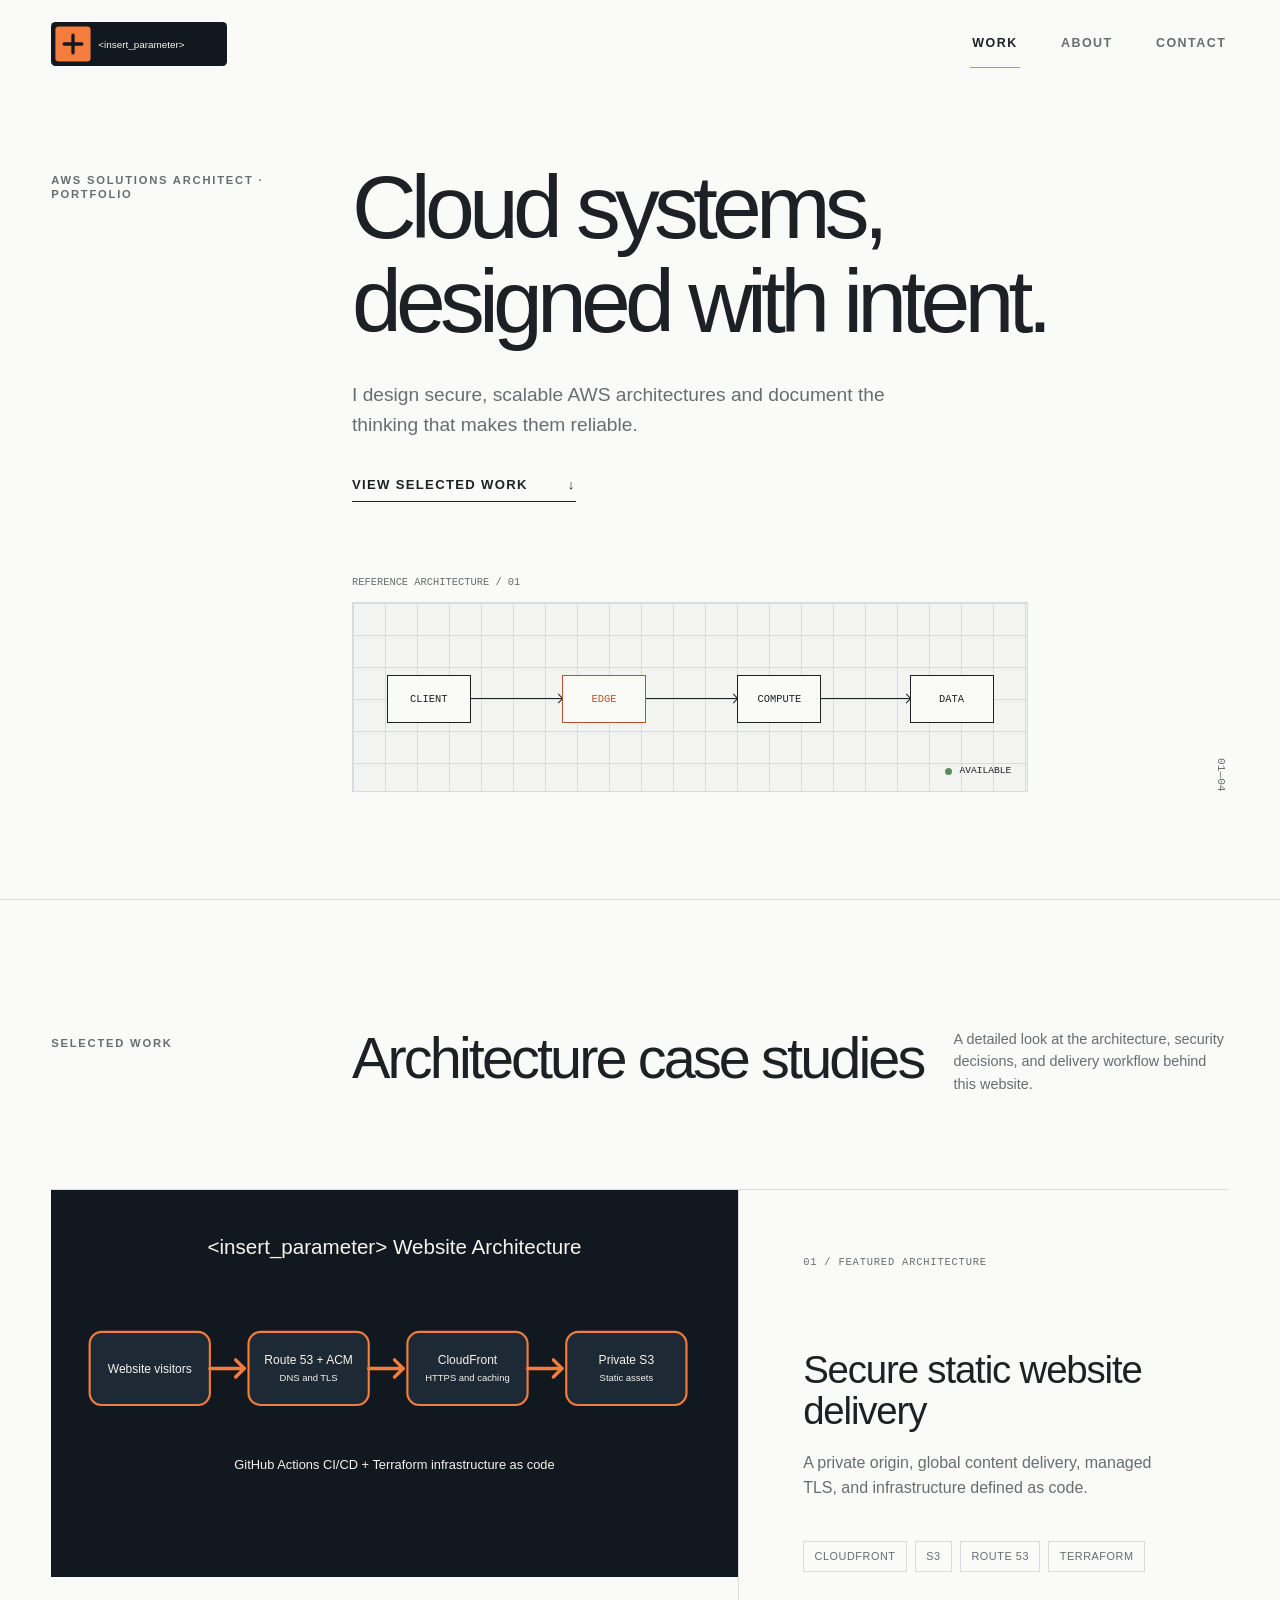
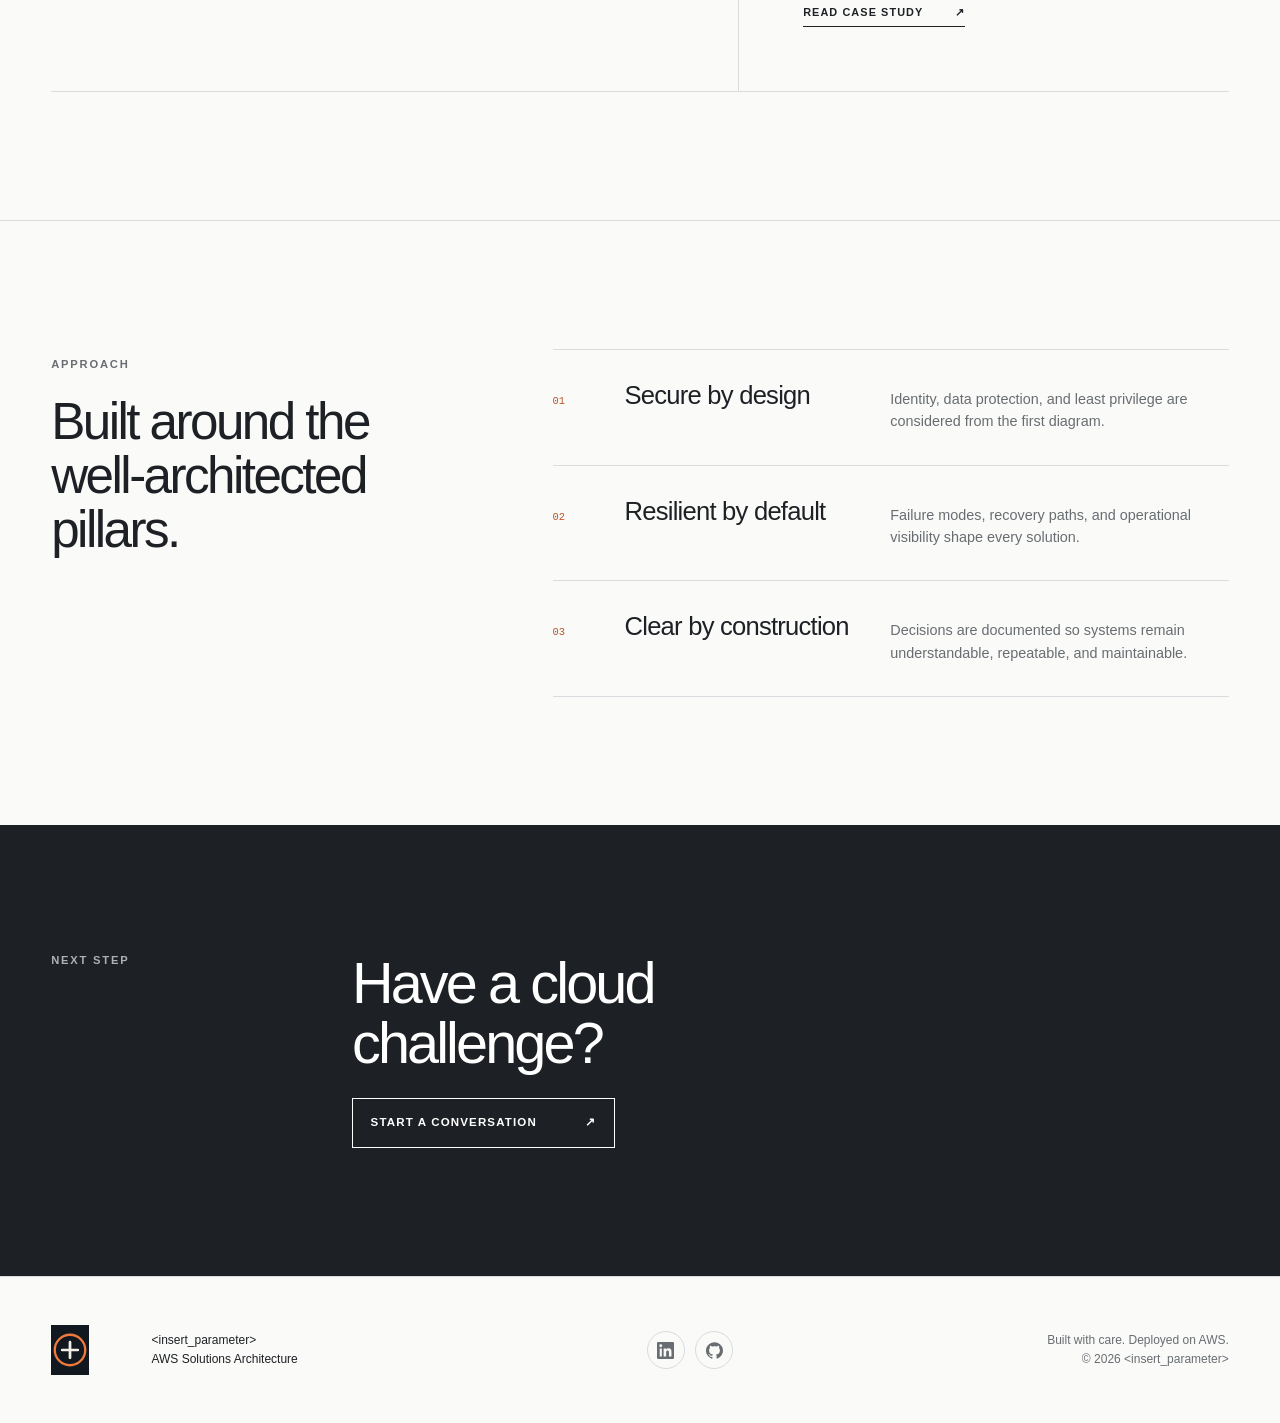
<file: frontend/index.html>
<!doctype html>
<html lang="en">
<head>
    <meta charset="utf-8">
    <meta name="viewport" content="width=device-width, initial-scale=1">
    <meta name="description" content="AWS solutions architecture portfolio focused on secure, resilient, and maintainable cloud systems.">
    <title>&lt;insert_parameter&gt;</title>
    <link rel="icon" href="images/brand-mark.svg" type="image/svg+xml">
    <link rel="stylesheet" href="css/styles.css">
</head>
<body>
    <a class="skip-link" href="#main-content">Skip to content</a>
    <header class="site-header" data-header>
        <a class="brand" href="index.html" aria-label="&lt;insert_parameter&gt; home"><img src="images/brand-logo.svg" alt="&lt;insert_parameter&gt;"></a>
        <button class="menu-toggle" type="button" aria-expanded="false" aria-controls="main-nav" aria-label="Open navigation"><span></span><span></span></button>
        <nav class="main-nav" id="main-nav" aria-label="Primary navigation">
            <a href="index.html" aria-current="page">Work</a><a href="about.html">About</a><a href="contact.html">Contact</a>
        </nav>
    </header>

    <main id="main-content">
        <section class="hero section-grid" aria-labelledby="hero-title">
            <div class="eyebrow reveal">AWS Solutions Architect · Portfolio</div>
            <div class="hero-copy reveal">
                <h1 id="hero-title">Cloud systems,<br>designed with intent.</h1>
                <p>I design secure, scalable AWS architectures and document the thinking that makes them reliable.</p>
                <a class="text-link" href="#selected-work">View selected work <span aria-hidden="true">↓</span></a>
            </div>
            <div class="hero-system reveal" aria-label="Abstract cloud architecture illustration">
                <span class="system-label">Reference architecture / 01</span>
                <div class="system-canvas">
                    <div class="system-node node-client">Client</div><span class="system-line line-one"></span>
                    <div class="system-node node-edge">Edge</div><span class="system-line line-two"></span>
                    <div class="system-node node-app">Compute</div><span class="system-line line-three"></span>
                    <div class="system-node node-data">Data</div>
                    <div class="system-status"><span></span> Available</div>
                </div>
            </div>
            <div class="hero-index reveal" aria-hidden="true">01—04</div>
        </section>

        <section class="work-section" id="selected-work" aria-labelledby="work-title">
            <div class="section-heading section-grid reveal">
                <p class="eyebrow">Selected work</p><h2 id="work-title">Architecture case studies</h2>
                <p>A detailed look at the architecture, security decisions, and delivery workflow behind this website.</p>
            </div>
            <div class="project-grid">
                <article class="project-card project-card-featured reveal">
                    <a class="project-card-link" href="projects/secure-static-website.html" aria-label="Read the Secure static website delivery case study">
                        <div class="project-visual featured-architecture-image">
                            <img src="images/aws-website-architecture-flow.svg" alt="Architecture flow from website visitors through Route 53 and ACM, Amazon CloudFront, and private Amazon S3." width="1600" height="900" loading="lazy" decoding="async">
                        </div>
                        <div class="project-copy">
                            <p class="project-number">01 / Featured architecture</p><h3>Secure static website delivery</h3>
                            <p>A private origin, global content delivery, managed TLS, and infrastructure defined as code.</p>
                            <ul class="tag-list" aria-label="Technologies"><li>CloudFront</li><li>S3</li><li>Route 53</li><li>Terraform</li></ul>
                            <span class="project-read-link">Read case study <span aria-hidden="true">↗</span></span>
                        </div>
                    </a>
                </article>
            </div>
        </section>

        <section class="principles-section section-grid" aria-labelledby="principles-title">
            <div class="section-heading reveal"><p class="eyebrow">Approach</p><h2 id="principles-title">Built around the well-architected pillars.</h2></div>
            <ol class="principles-list">
                <li class="reveal"><span>01</span><h3>Secure by design</h3><p>Identity, data protection, and least privilege are considered from the first diagram.</p></li>
                <li class="reveal"><span>02</span><h3>Resilient by default</h3><p>Failure modes, recovery paths, and operational visibility shape every solution.</p></li>
                <li class="reveal"><span>03</span><h3>Clear by construction</h3><p>Decisions are documented so systems remain understandable, repeatable, and maintainable.</p></li>
            </ol>
        </section>
        <section class="cta-section section-grid reveal" aria-labelledby="cta-title">
            <p class="eyebrow">Next step</p><div><h2 id="cta-title">Have a cloud challenge?</h2><a class="button-link" href="contact.html">Start a conversation <span aria-hidden="true">↗</span></a></div>
        </section>
    </main>

    <footer class="site-footer section-grid">
        <img src="images/brand-mark.svg" alt="" aria-hidden="true">
        <p>&lt;insert_parameter&gt;<br>AWS Solutions Architecture</p>
        <nav class="social-links" aria-label="Social media">
            <a href="&lt;insert_parameter&gt;" target="_blank" rel="noopener noreferrer" aria-label="LinkedIn profile">
                <svg viewBox="0 0 24 24" aria-hidden="true"><path d="M20.447 20.452h-3.554v-5.569c0-1.328-.027-3.037-1.852-3.037-1.853 0-2.136 1.445-2.136 2.939v5.667H9.351V9h3.414v1.561h.046c.477-.9 1.637-1.85 3.37-1.85 3.601 0 4.267 2.37 4.267 5.455v6.286zM5.337 7.433a2.062 2.062 0 1 1 0-4.124 2.062 2.062 0 0 1 0 4.124zM6.813 20.452H3.861V9h2.952v11.452zM22.225 0H1.771C.792 0 0 .774 0 1.729v20.542C0 23.227.792 24 1.771 24h20.451C23.2 24 24 23.227 24 22.271V1.729C24 .774 23.2 0 22.222 0z"/></svg>
            </a>
            <a href="&lt;insert_parameter&gt;" target="_blank" rel="noopener noreferrer" aria-label="GitHub profile">
                <svg viewBox="0 0 24 24" aria-hidden="true"><path d="M12 .297a12 12 0 0 0-3.797 23.385c.6.113.82-.258.82-.577l-.015-2.04c-3.338.724-4.042-1.61-4.042-1.61-.546-1.387-1.335-1.757-1.335-1.757-1.087-.744.084-.729.084-.729 1.205.084 1.838 1.236 1.838 1.236 1.07 1.835 2.809 1.305 3.495.998.108-.776.417-1.305.76-1.605-2.665-.3-5.466-1.332-5.466-5.93 0-1.31.465-2.38 1.235-3.22-.135-.303-.54-1.523.105-3.176 0 0 1.005-.322 3.3 1.23a11.5 11.5 0 0 1 3-.405c1.02.006 2.04.138 3 .405 2.28-1.552 3.285-1.23 3.285-1.23.645 1.653.24 2.873.12 3.176.765.84 1.23 1.91 1.23 3.22 0 4.61-2.805 5.625-5.475 5.92.42.36.81 1.096.81 2.22l-.015 3.286c0 .315.21.69.825.57A12.002 12.002 0 0 0 12 .297z"/></svg>
            </a>
        </nav>
        <p class="footer-meta">Built with care. Deployed on AWS.<br>© <span data-year></span> &lt;insert_parameter&gt;</p>
    </footer>
    <script src="script.js" defer></script>
</body>
</html>
</file>
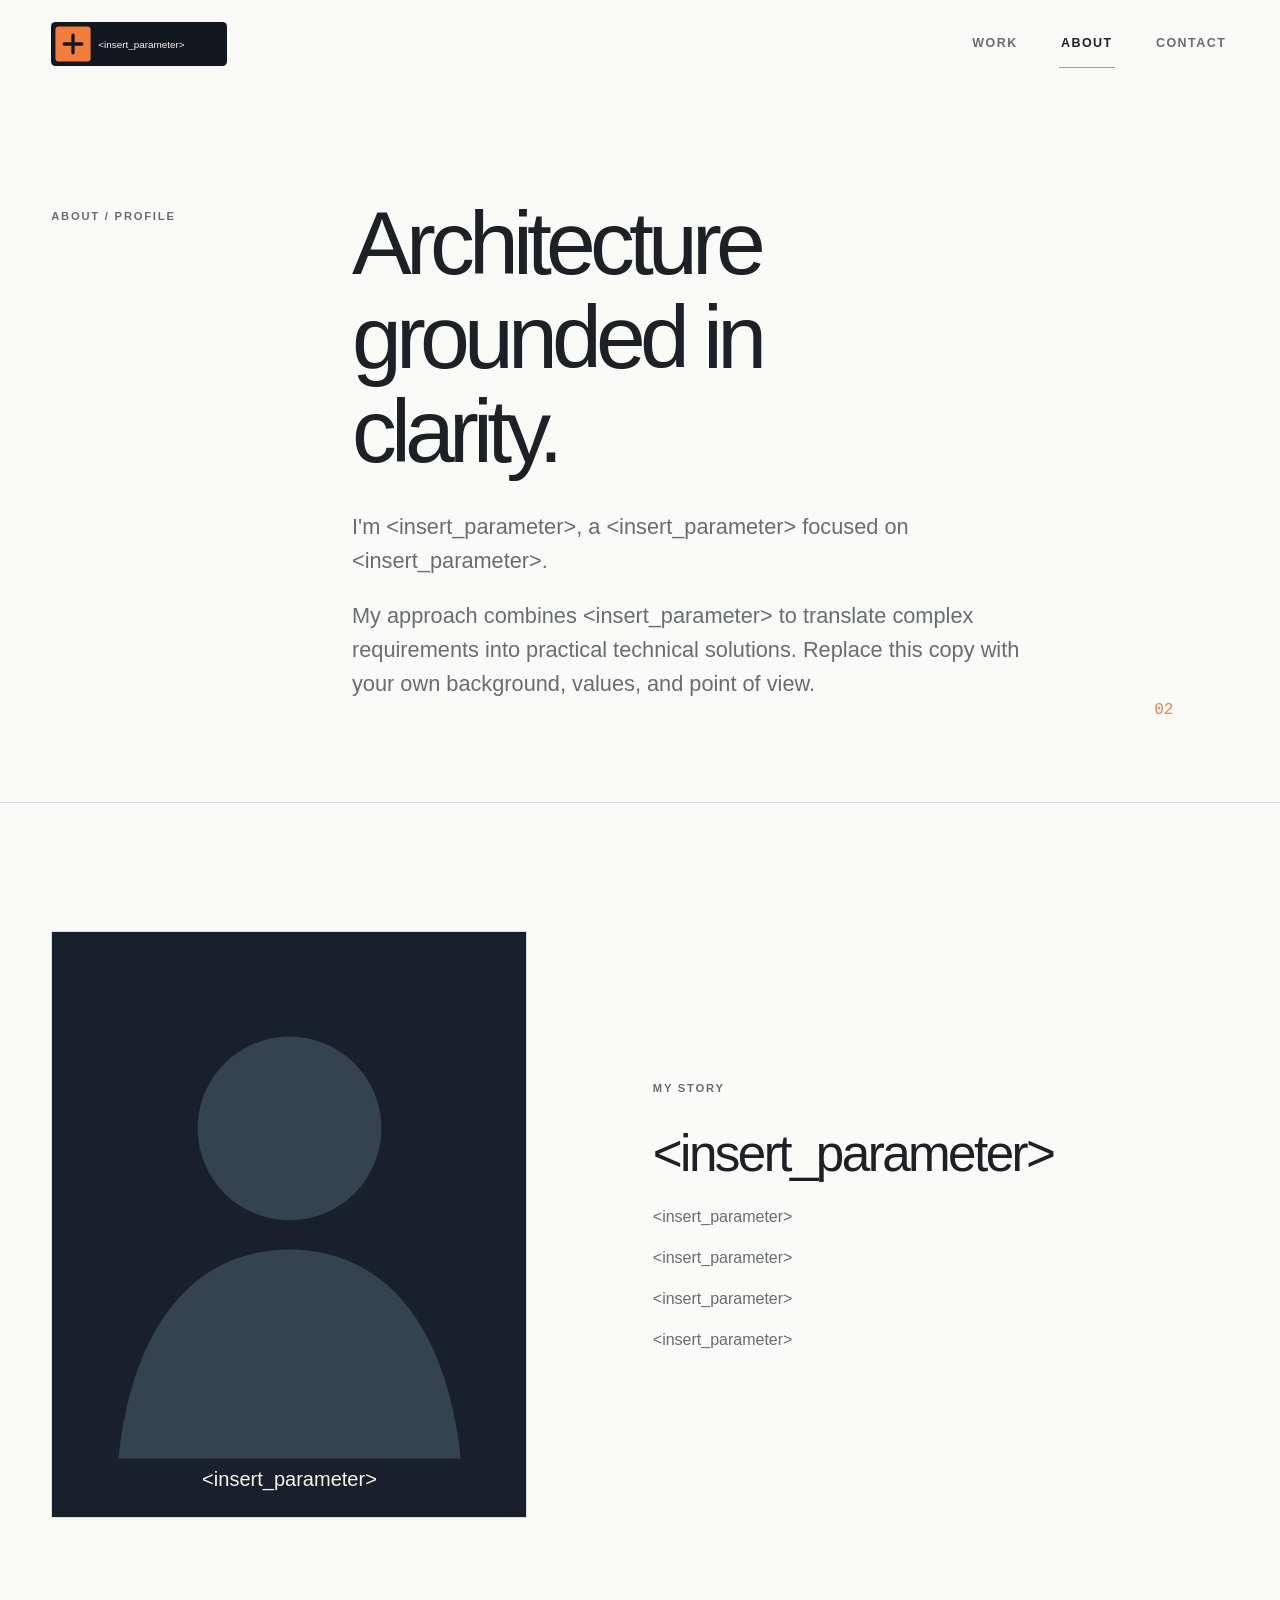
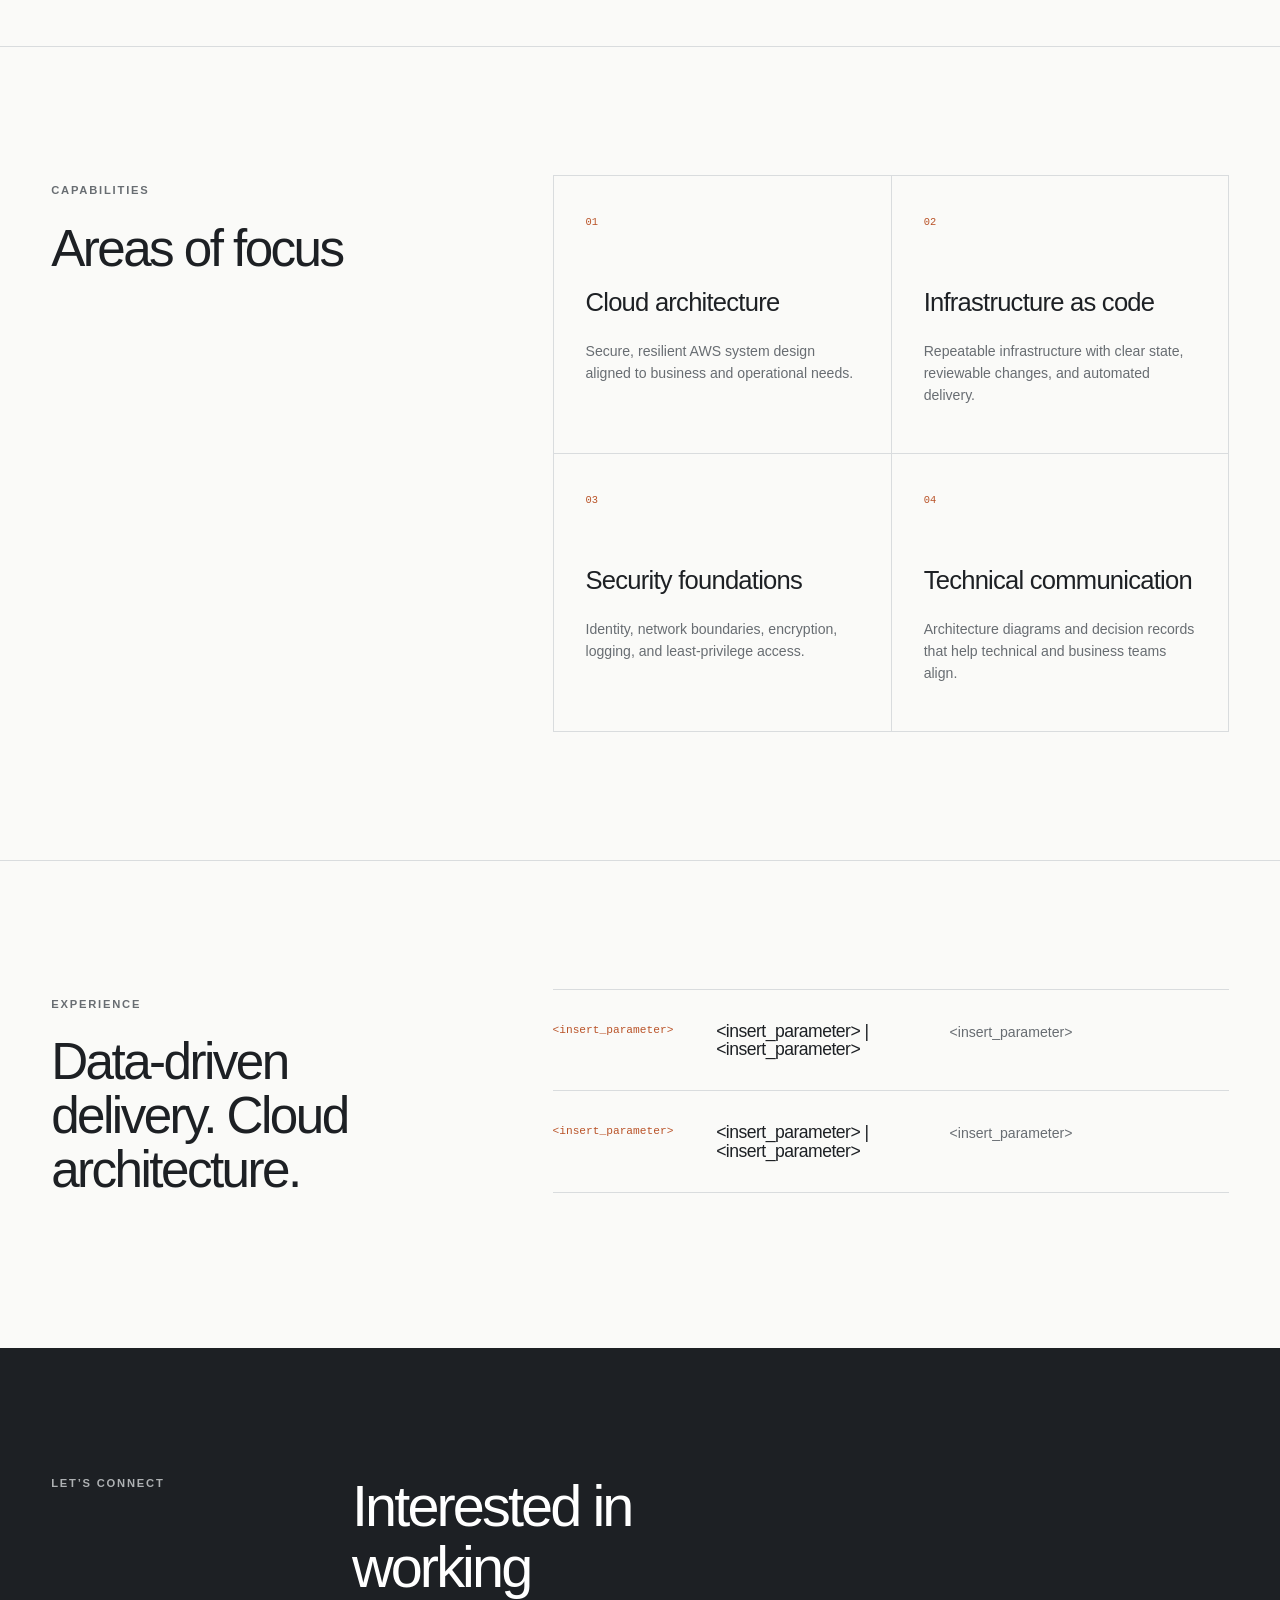
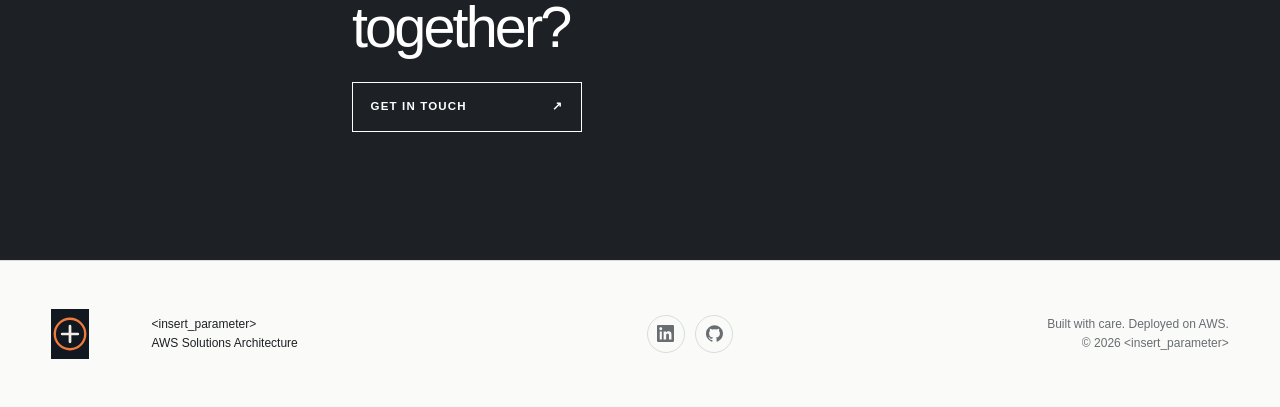
<file: frontend/about.html>
<!doctype html>
<html lang="en">
<head>
    <meta charset="utf-8"><meta name="viewport" content="width=device-width, initial-scale=1">
    <meta name="description" content="About the AWS solutions architecture practice behind &lt;insert_parameter&gt;.">
    <title>About | &lt;insert_parameter&gt;</title><link rel="icon" href="images/brand-mark.svg" type="image/svg+xml"><link rel="stylesheet" href="css/styles.css">
</head>
<body>
    <a class="skip-link" href="#main-content">Skip to content</a>
    <header class="site-header" data-header>
        <a class="brand" href="index.html" aria-label="&lt;insert_parameter&gt; home"><img src="images/brand-logo.svg" alt="&lt;insert_parameter&gt;"></a>
        <button class="menu-toggle" type="button" aria-expanded="false" aria-controls="main-nav" aria-label="Open navigation"><span></span><span></span></button>
        <nav class="main-nav" id="main-nav" aria-label="Primary navigation"><a href="index.html">Work</a><a href="about.html" aria-current="page">About</a><a href="contact.html">Contact</a></nav>
    </header>
    <main id="main-content">
        <section class="page-intro section-grid">
            <p class="eyebrow reveal">About / Profile</p>
            <div class="page-intro-copy reveal"><h1>Architecture grounded in clarity.</h1><p class="intro-lede">I'm &lt;insert_parameter&gt;, a &lt;insert_parameter&gt; focused on &lt;insert_parameter&gt;.</p>
            <p class="intro-lede">My approach combines &lt;insert_parameter&gt; to translate complex requirements into practical technical solutions. Replace this copy with your own background, values, and point of view.</p></div>
            <div class="page-marker reveal" aria-hidden="true">02</div>
        </section>
        <section class="profile-section section-grid">
            <div class="profile-portrait reveal"><div class="profile-photo"><img src="images/headshot/profile-placeholder.svg" alt="Profile placeholder for &lt;insert_parameter&gt;" width="1200" height="1400" loading="lazy" decoding="async"></div></div>
            <div class="profile-copy reveal"><p class="eyebrow">My story</p><h2>&lt;insert_parameter&gt;</h2>
            <p>&lt;insert_parameter&gt;</p>
            <p>&lt;insert_parameter&gt;</p>
            <p>&lt;insert_parameter&gt;</p>
            <p>&lt;insert_parameter&gt;</p></div>
        </section>
        <section class="capabilities-section section-grid" aria-labelledby="capabilities-title">
            <div class="section-heading reveal"><p class="eyebrow">Capabilities</p><h2 id="capabilities-title">Areas of focus</h2></div>
            <div class="capability-grid">
                <article class="reveal"><span>01</span><h3>Cloud architecture</h3><p>Secure, resilient AWS system design aligned to business and operational needs.</p></article>
                <article class="reveal"><span>02</span><h3>Infrastructure as code</h3><p>Repeatable infrastructure with clear state, reviewable changes, and automated delivery.</p></article>
                <article class="reveal"><span>03</span><h3>Security foundations</h3><p>Identity, network boundaries, encryption, logging, and least-privilege access.</p></article>
                <article class="reveal"><span>04</span><h3>Technical communication</h3><p>Architecture diagrams and decision records that help technical and business teams align.</p></article>
            </div>
        </section>
        <section class="timeline-section section-grid" aria-labelledby="timeline-title">
            <div class="section-heading reveal"><p class="eyebrow">Experience</p><h2 id="timeline-title">Data-driven delivery. Cloud architecture.</h2></div>
            <div class="timeline reveal">
                <div><time>&lt;insert_parameter&gt;</time><h3>&lt;insert_parameter&gt; | &lt;insert_parameter&gt;</h3><p>&lt;insert_parameter&gt;</p></div>
                <div><time>&lt;insert_parameter&gt;</time><h3>&lt;insert_parameter&gt; | &lt;insert_parameter&gt;</h3><p>&lt;insert_parameter&gt;</p></div>
                <!-- <div><time>20XX</time><h3>Starting point</h3><p>The beginning of your technology or cloud architecture journey.</p></div> -->
            </div>
        </section>
        <section class="cta-section section-grid reveal" aria-labelledby="about-cta-title"><p class="eyebrow">Let’s connect</p><div><h2 id="about-cta-title">Interested in working together?</h2><a class="button-link" href="contact.html">Get in touch <span aria-hidden="true">↗</span></a></div></section>
    </main>
    <footer class="site-footer section-grid">
        <img src="images/brand-mark.svg" alt="" aria-hidden="true">
        <p>&lt;insert_parameter&gt;<br>AWS Solutions Architecture</p>
        <nav class="social-links" aria-label="Social media">
            <a href="&lt;insert_parameter&gt;" target="_blank" rel="noopener noreferrer" aria-label="LinkedIn profile">
                <svg viewBox="0 0 24 24" aria-hidden="true"><path d="M20.447 20.452h-3.554v-5.569c0-1.328-.027-3.037-1.852-3.037-1.853 0-2.136 1.445-2.136 2.939v5.667H9.351V9h3.414v1.561h.046c.477-.9 1.637-1.85 3.37-1.85 3.601 0 4.267 2.37 4.267 5.455v6.286zM5.337 7.433a2.062 2.062 0 1 1 0-4.124 2.062 2.062 0 0 1 0 4.124zM6.813 20.452H3.861V9h2.952v11.452zM22.225 0H1.771C.792 0 0 .774 0 1.729v20.542C0 23.227.792 24 1.771 24h20.451C23.2 24 24 23.227 24 22.271V1.729C24 .774 23.2 0 22.222 0z"/></svg>
            </a>
            <a href="&lt;insert_parameter&gt;" target="_blank" rel="noopener noreferrer" aria-label="GitHub profile">
                <svg viewBox="0 0 24 24" aria-hidden="true"><path d="M12 .297a12 12 0 0 0-3.797 23.385c.6.113.82-.258.82-.577l-.015-2.04c-3.338.724-4.042-1.61-4.042-1.61-.546-1.387-1.335-1.757-1.335-1.757-1.087-.744.084-.729.084-.729 1.205.084 1.838 1.236 1.838 1.236 1.07 1.835 2.809 1.305 3.495.998.108-.776.417-1.305.76-1.605-2.665-.3-5.466-1.332-5.466-5.93 0-1.31.465-2.38 1.235-3.22-.135-.303-.54-1.523.105-3.176 0 0 1.005-.322 3.3 1.23a11.5 11.5 0 0 1 3-.405c1.02.006 2.04.138 3 .405 2.28-1.552 3.285-1.23 3.285-1.23.645 1.653.24 2.873.12 3.176.765.84 1.23 1.91 1.23 3.22 0 4.61-2.805 5.625-5.475 5.92.42.36.81 1.096.81 2.22l-.015 3.286c0 .315.21.69.825.57A12.002 12.002 0 0 0 12 .297z"/></svg>
            </a>
        </nav>
        <p class="footer-meta">Built with care. Deployed on AWS.<br>© <span data-year></span> &lt;insert_parameter&gt;</p>
    </footer>
    <script src="script.js" defer></script>
</body>
</html>
</file>
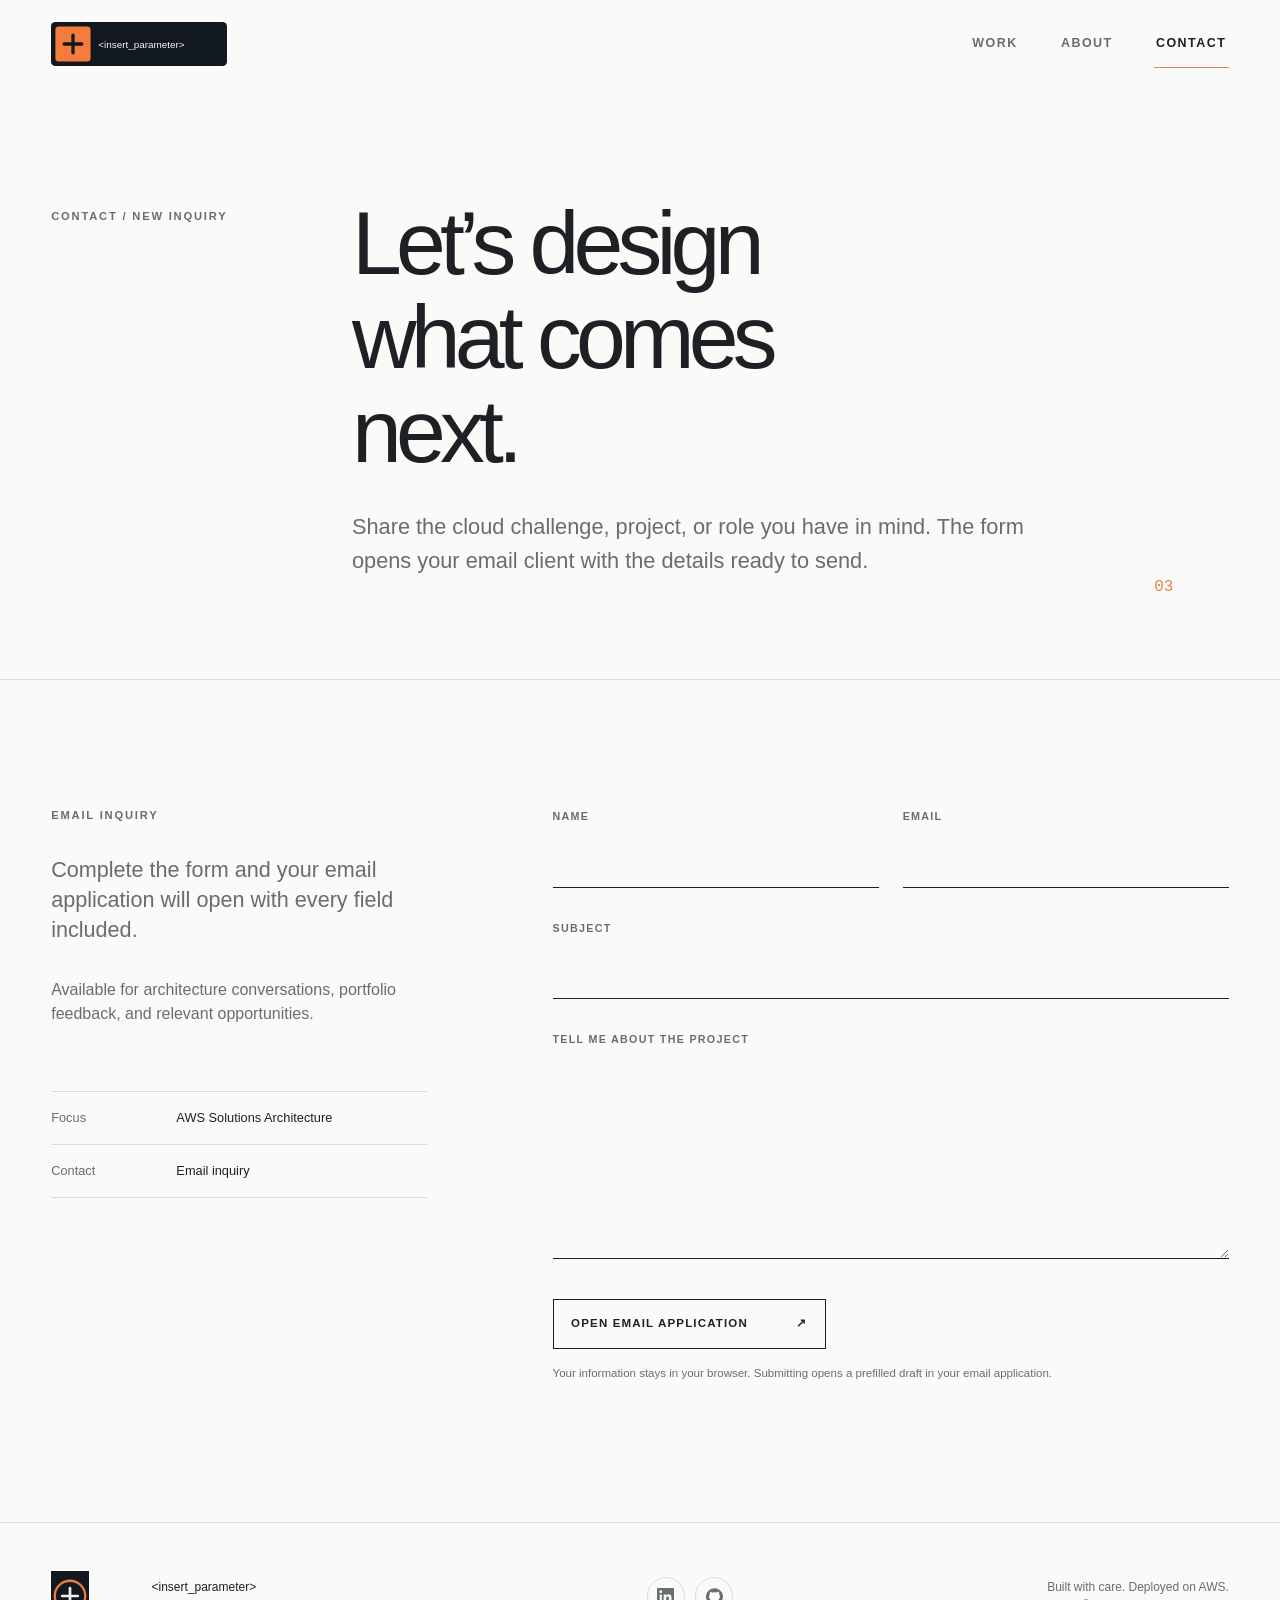
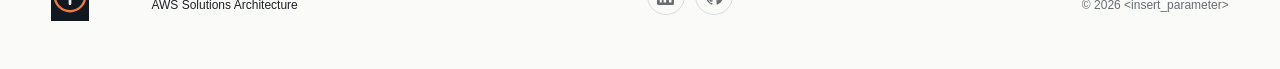
<file: frontend/contact.html>
<!doctype html>
<html lang="en">
<head>
    <meta charset="utf-8"><meta name="viewport" content="width=device-width, initial-scale=1">
    <meta name="description" content="Contact &lt;insert_parameter&gt; about AWS solutions architecture work.">
    <title>Contact | &lt;insert_parameter&gt;</title><link rel="icon" href="images/brand-mark.svg" type="image/svg+xml"><link rel="stylesheet" href="css/styles.css">
</head>
<body>
    <a class="skip-link" href="#main-content">Skip to content</a>
    <header class="site-header" data-header>
        <a class="brand" href="index.html" aria-label="&lt;insert_parameter&gt; home"><img src="images/brand-logo.svg" alt="&lt;insert_parameter&gt;"></a>
        <button class="menu-toggle" type="button" aria-expanded="false" aria-controls="main-nav" aria-label="Open navigation"><span></span><span></span></button>
        <nav class="main-nav" id="main-nav" aria-label="Primary navigation"><a href="index.html">Work</a><a href="about.html">About</a><a href="contact.html" aria-current="page">Contact</a></nav>
    </header>
    <main id="main-content">
        <section class="page-intro contact-intro section-grid">
            <p class="eyebrow reveal">Contact / New inquiry</p>
            <div class="page-intro-copy reveal"><h1>Let’s design what comes next.</h1><p class="intro-lede">Share the cloud challenge, project, or role you have in mind. The form opens your email client with the details ready to send.</p></div>
            <div class="page-marker reveal" aria-hidden="true">03</div>
        </section>
        <section class="contact-section section-grid">
            <aside class="contact-details reveal">
                <p class="eyebrow">Email inquiry</p>
                <p class="contact-prompt">Complete the form and your email application will open with every field included.</p>
                <p>Available for architecture conversations, portfolio feedback, and relevant opportunities.</p>
                <dl><div><dt>Focus</dt><dd>AWS Solutions Architecture</dd></div><div><dt>Contact</dt><dd>Email inquiry</dd></div></dl>
            </aside>
            <form class="contact-form reveal" id="contact-form">
                <div class="field-row"><div class="form-field"><label for="name">Name</label><input id="name" name="name" type="text" autocomplete="name" required></div><div class="form-field"><label for="email">Email</label><input id="email" name="email" type="email" autocomplete="email" required></div></div>
                <div class="form-field"><label for="subject">Subject</label><input id="subject" name="subject" type="text" required></div>
                <div class="form-field"><label for="message">Tell me about the project</label><textarea id="message" name="message" rows="7" required></textarea></div>
                <button class="button-link form-submit" type="submit">Open email application <span aria-hidden="true">↗</span></button>
                <p class="form-note" id="form-note" aria-live="polite">Your information stays in your browser. Submitting opens a prefilled draft in your email application.</p>
            </form>
        </section>
    </main>
    <footer class="site-footer section-grid">
        <img src="images/brand-mark.svg" alt="" aria-hidden="true">
        <p>&lt;insert_parameter&gt;<br>AWS Solutions Architecture</p>
        <nav class="social-links" aria-label="Social media">
            <a href="&lt;insert_parameter&gt;" target="_blank" rel="noopener noreferrer" aria-label="LinkedIn profile">
                <svg viewBox="0 0 24 24" aria-hidden="true"><path d="M20.447 20.452h-3.554v-5.569c0-1.328-.027-3.037-1.852-3.037-1.853 0-2.136 1.445-2.136 2.939v5.667H9.351V9h3.414v1.561h.046c.477-.9 1.637-1.85 3.37-1.85 3.601 0 4.267 2.37 4.267 5.455v6.286zM5.337 7.433a2.062 2.062 0 1 1 0-4.124 2.062 2.062 0 0 1 0 4.124zM6.813 20.452H3.861V9h2.952v11.452zM22.225 0H1.771C.792 0 0 .774 0 1.729v20.542C0 23.227.792 24 1.771 24h20.451C23.2 24 24 23.227 24 22.271V1.729C24 .774 23.2 0 22.222 0z"/></svg>
            </a>
            <a href="&lt;insert_parameter&gt;" target="_blank" rel="noopener noreferrer" aria-label="GitHub profile">
                <svg viewBox="0 0 24 24" aria-hidden="true"><path d="M12 .297a12 12 0 0 0-3.797 23.385c.6.113.82-.258.82-.577l-.015-2.04c-3.338.724-4.042-1.61-4.042-1.61-.546-1.387-1.335-1.757-1.335-1.757-1.087-.744.084-.729.084-.729 1.205.084 1.838 1.236 1.838 1.236 1.07 1.835 2.809 1.305 3.495.998.108-.776.417-1.305.76-1.605-2.665-.3-5.466-1.332-5.466-5.93 0-1.31.465-2.38 1.235-3.22-.135-.303-.54-1.523.105-3.176 0 0 1.005-.322 3.3 1.23a11.5 11.5 0 0 1 3-.405c1.02.006 2.04.138 3 .405 2.28-1.552 3.285-1.23 3.285-1.23.645 1.653.24 2.873.12 3.176.765.84 1.23 1.91 1.23 3.22 0 4.61-2.805 5.625-5.475 5.92.42.36.81 1.096.81 2.22l-.015 3.286c0 .315.21.69.825.57A12.002 12.002 0 0 0 12 .297z"/></svg>
            </a>
        </nav>
        <p class="footer-meta">Built with care. Deployed on AWS.<br>© <span data-year></span> &lt;insert_parameter&gt;</p>
    </footer>
    <script src="script.js" defer></script>
</body>
</html>
</file>
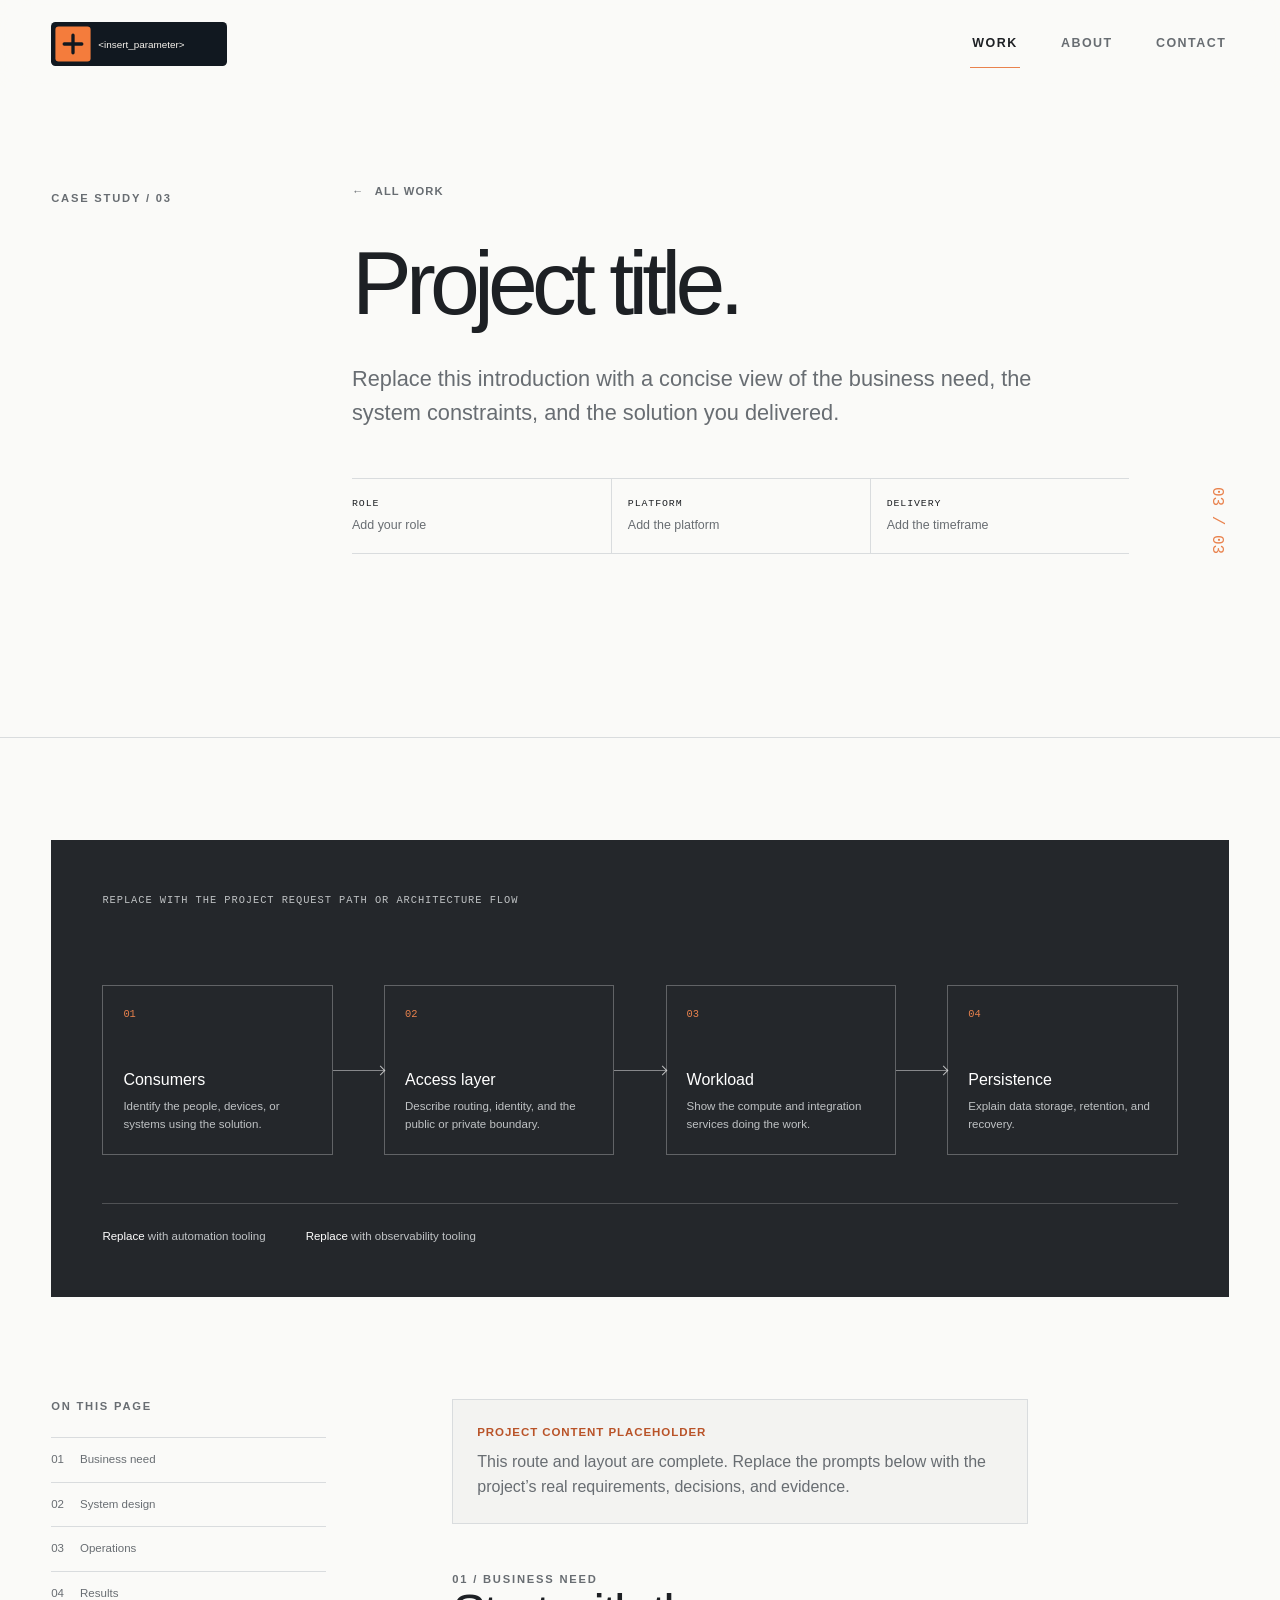
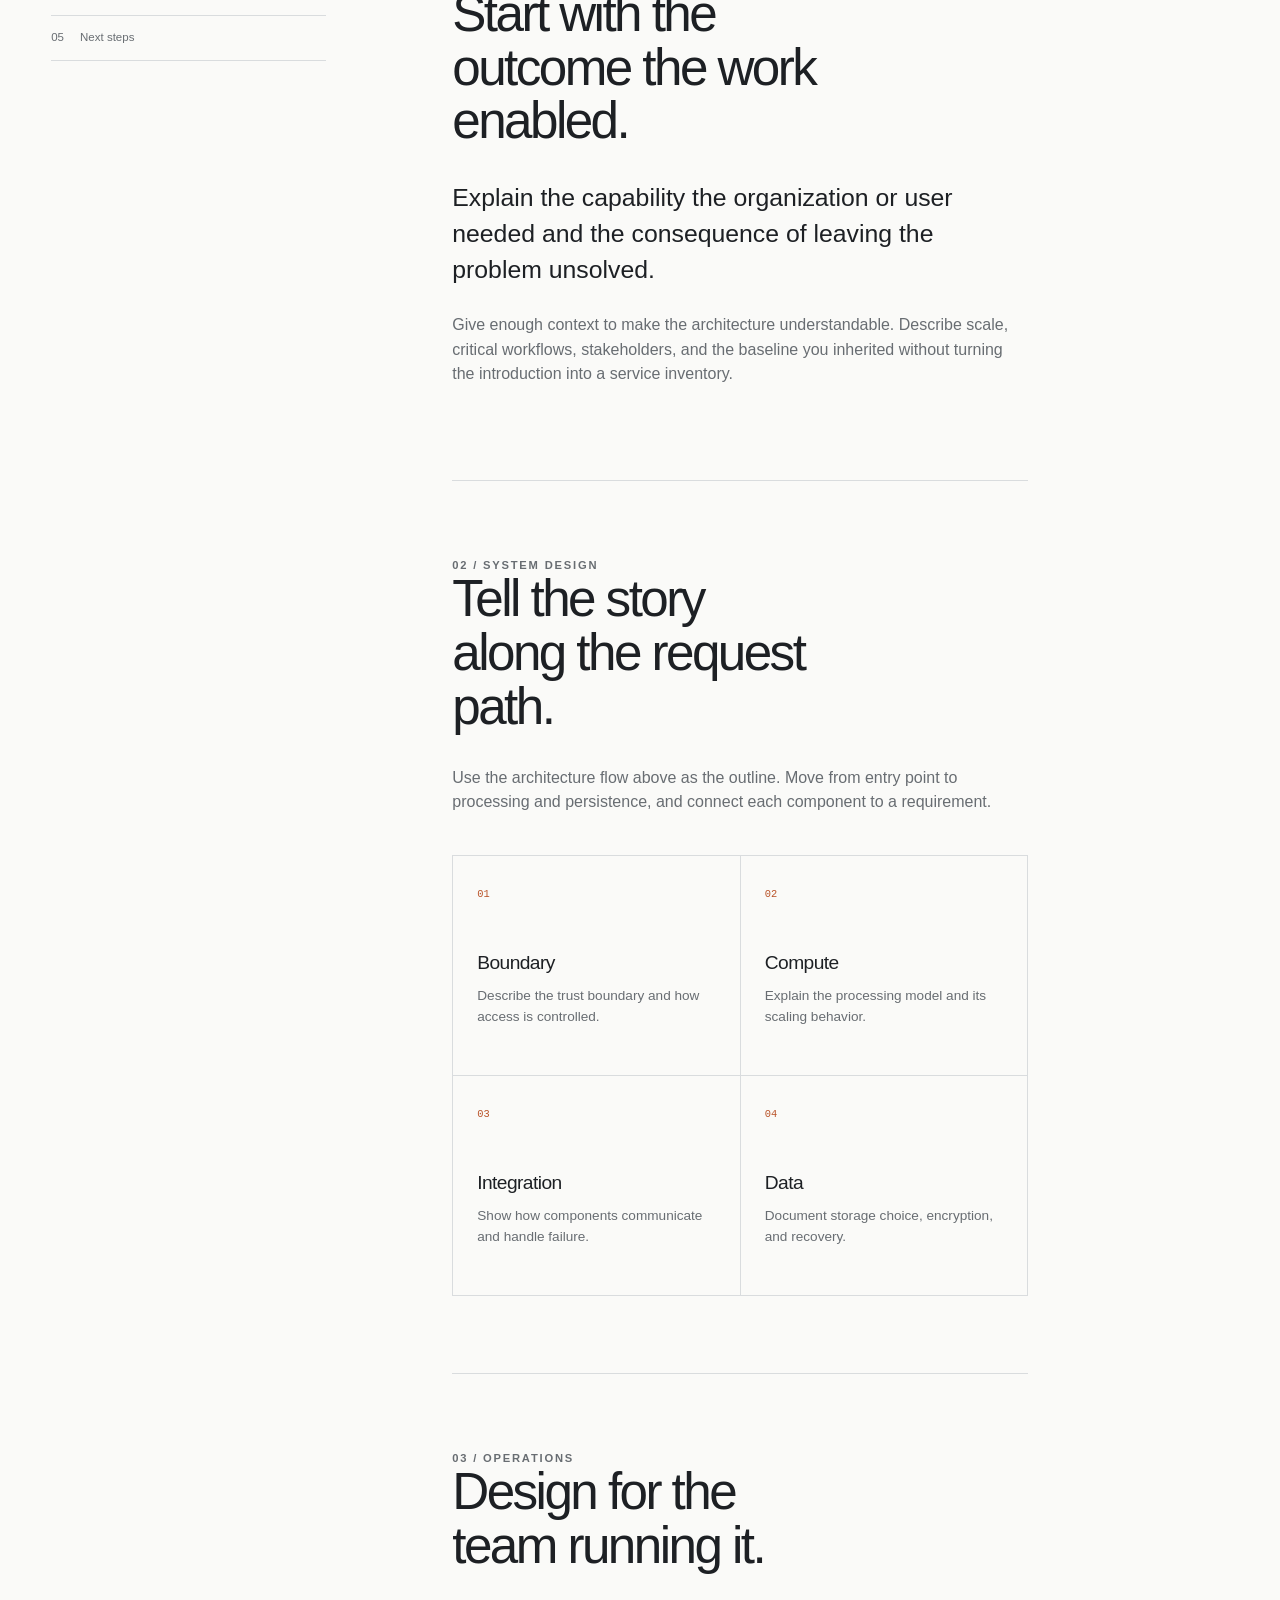
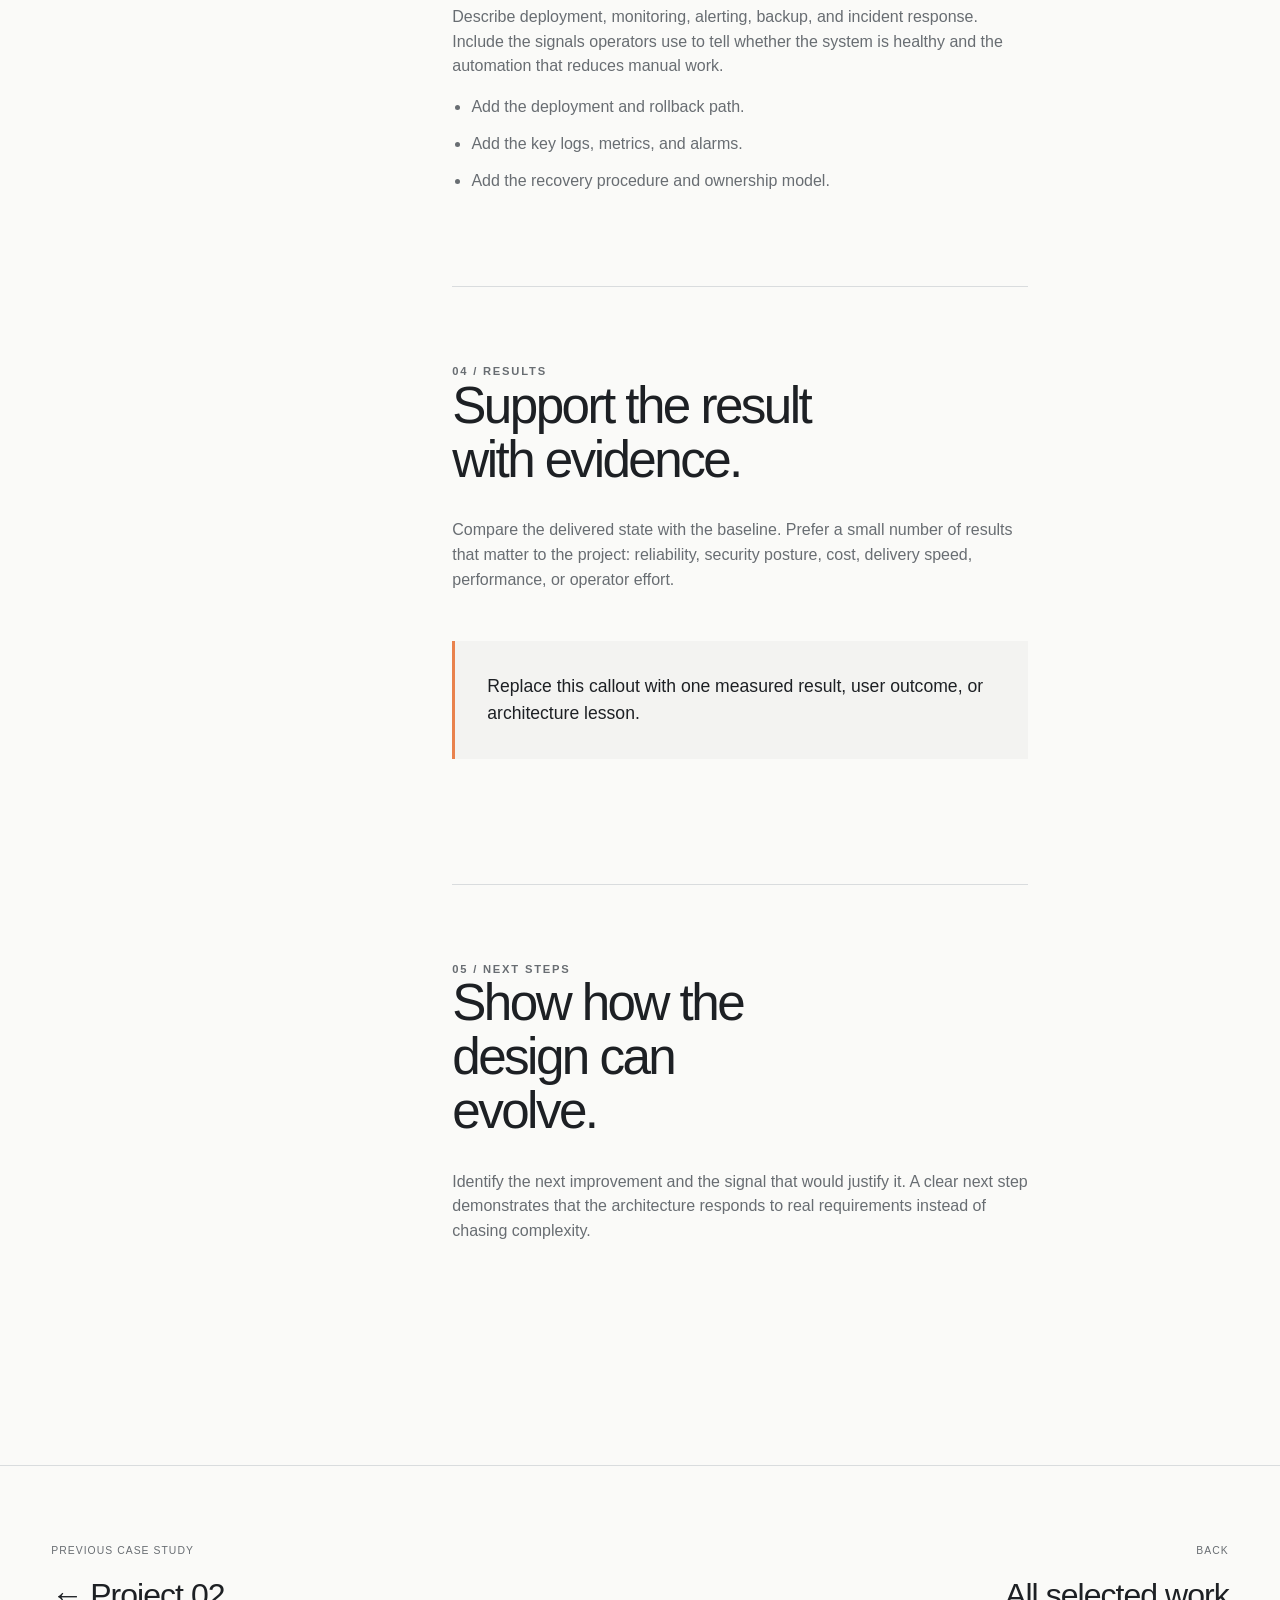
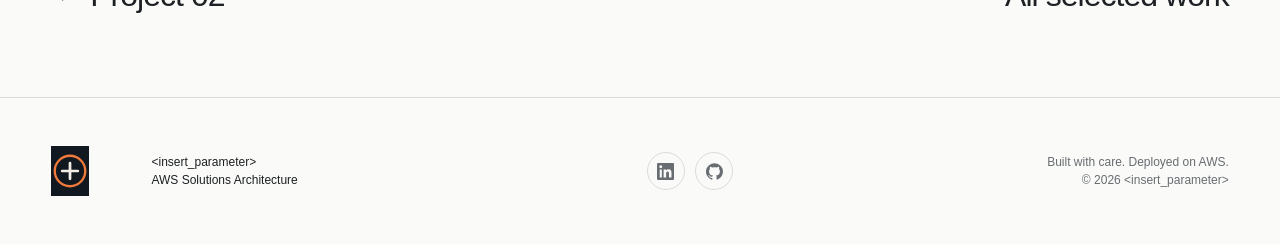
<file: frontend/projects/project-three.html>
<!doctype html>
<html lang="en">
<head>
    <meta charset="utf-8">
    <meta name="viewport" content="width=device-width, initial-scale=1">
    <meta name="description" content="Project case study 03 for the &lt;insert_parameter&gt; AWS solutions architecture portfolio.">
    <title>Project Case Study 03 | &lt;insert_parameter&gt;</title>
    <link rel="icon" href="../images/brand-mark.svg" type="image/svg+xml">
    <link rel="stylesheet" href="../css/styles.css">
</head>
<body>
    <a class="skip-link" href="#main-content">Skip to content</a>
    <header class="site-header" data-header>
        <a class="brand" href="../index.html" aria-label="&lt;insert_parameter&gt; home"><img src="../images/brand-logo.svg" alt="&lt;insert_parameter&gt;"></a>
        <button class="menu-toggle" type="button" aria-expanded="false" aria-controls="main-nav" aria-label="Open navigation"><span></span><span></span></button>
        <nav class="main-nav" id="main-nav" aria-label="Primary navigation"><a href="../index.html" aria-current="page">Work</a><a href="../about.html">About</a><a href="../contact.html">Contact</a></nav>
    </header>

    <main id="main-content">
        <section class="case-study-hero section-grid">
            <p class="eyebrow reveal">Case study / 03</p>
            <div class="case-study-heading reveal">
                <a class="back-link" href="../index.html#selected-work"><span aria-hidden="true">←</span> All work</a>
                <h1>Project title.</h1>
                <p class="case-study-lede">Replace this introduction with a concise view of the business need, the system constraints, and the solution you delivered.</p>
                <ul class="case-study-meta" aria-label="Project details">
                    <li><strong>Role</strong>Add your role</li>
                    <li><strong>Platform</strong>Add the platform</li>
                    <li><strong>Delivery</strong>Add the timeframe</li>
                </ul>
            </div>
            <div class="case-study-marker reveal" aria-hidden="true">03 / 03</div>
        </section>

        <section class="architecture-section section-grid">
            <figure class="architecture-panel reveal">
                <figcaption>Replace with the project request path or architecture flow</figcaption>
                <ol class="architecture-flow">
                    <li><span>01</span><strong>Consumers</strong><small>Identify the people, devices, or systems using the solution.</small></li>
                    <li><span>02</span><strong>Access layer</strong><small>Describe routing, identity, and the public or private boundary.</small></li>
                    <li><span>03</span><strong>Workload</strong><small>Show the compute and integration services doing the work.</small></li>
                    <li><span>04</span><strong>Persistence</strong><small>Explain data storage, retention, and recovery.</small></li>
                </ol>
                <div class="delivery-strip"><span><strong>Replace</strong> with automation tooling</span><span><strong>Replace</strong> with observability tooling</span></div>
            </figure>
        </section>

        <section class="article-section section-grid">
            <aside class="article-rail" aria-label="Article sections">
                <p class="eyebrow">On this page</p>
                <ol>
                    <li><a href="#need"><span>01</span> Business need</a></li>
                    <li><a href="#system"><span>02</span> System design</a></li>
                    <li><a href="#operations"><span>03</span> Operations</a></li>
                    <li><a href="#results"><span>04</span> Results</a></li>
                    <li><a href="#next"><span>05</span> Next steps</a></li>
                </ol>
            </aside>

            <article class="article-body">
                <div class="placeholder-notice reveal"><strong>Project content placeholder</strong><p>This route and layout are complete. Replace the prompts below with the project’s real requirements, decisions, and evidence.</p></div>
                <section id="need" class="reveal">
                    <p class="eyebrow">01 / Business need</p>
                    <h2>Start with the outcome the work enabled.</h2>
                    <p class="article-intro">Explain the capability the organization or user needed and the consequence of leaving the problem unsolved.</p>
                    <p>Give enough context to make the architecture understandable. Describe scale, critical workflows, stakeholders, and the baseline you inherited without turning the introduction into a service inventory.</p>
                </section>

                <section id="system" class="reveal">
                    <p class="eyebrow">02 / System design</p>
                    <h2>Tell the story along the request path.</h2>
                    <p>Use the architecture flow above as the outline. Move from entry point to processing and persistence, and connect each component to a requirement.</p>
                    <div class="decision-grid">
                        <article><span>01</span><h3>Boundary</h3><p>Describe the trust boundary and how access is controlled.</p></article>
                        <article><span>02</span><h3>Compute</h3><p>Explain the processing model and its scaling behavior.</p></article>
                        <article><span>03</span><h3>Integration</h3><p>Show how components communicate and handle failure.</p></article>
                        <article><span>04</span><h3>Data</h3><p>Document storage choice, encryption, and recovery.</p></article>
                    </div>
                </section>

                <section id="operations" class="reveal">
                    <p class="eyebrow">03 / Operations</p>
                    <h2>Design for the team running it.</h2>
                    <p>Describe deployment, monitoring, alerting, backup, and incident response. Include the signals operators use to tell whether the system is healthy and the automation that reduces manual work.</p>
                    <ul>
                        <li>Add the deployment and rollback path.</li>
                        <li>Add the key logs, metrics, and alarms.</li>
                        <li>Add the recovery procedure and ownership model.</li>
                    </ul>
                </section>

                <section id="results" class="reveal">
                    <p class="eyebrow">04 / Results</p>
                    <h2>Support the result with evidence.</h2>
                    <p>Compare the delivered state with the baseline. Prefer a small number of results that matter to the project: reliability, security posture, cost, delivery speed, performance, or operator effort.</p>
                    <div class="article-callout"><p>Replace this callout with one measured result, user outcome, or architecture lesson.</p></div>
                </section>

                <section id="next" class="reveal">
                    <p class="eyebrow">05 / Next steps</p>
                    <h2>Show how the design can evolve.</h2>
                    <p>Identify the next improvement and the signal that would justify it. A clear next step demonstrates that the architecture responds to real requirements instead of chasing complexity.</p>
                </section>
            </article>
        </section>

        <nav class="case-study-nav section-grid" aria-label="Case study navigation">
            <a href="project-two.html"><span>Previous case study</span><strong>← Project 02</strong></a>
            <a href="../index.html#selected-work"><span>Back</span><strong>All selected work</strong></a>
        </nav>
    </main>

    <footer class="site-footer section-grid">
        <img src="../images/brand-mark.svg" alt="" aria-hidden="true">
        <p>&lt;insert_parameter&gt;<br>AWS Solutions Architecture</p>
        <nav class="social-links" aria-label="Social media">
            <a href="&lt;insert_parameter&gt;" target="_blank" rel="noopener noreferrer" aria-label="LinkedIn profile"><svg viewBox="0 0 24 24" aria-hidden="true"><path d="M20.447 20.452h-3.554v-5.569c0-1.328-.027-3.037-1.852-3.037-1.853 0-2.136 1.445-2.136 2.939v5.667H9.351V9h3.414v1.561h.046c.477-.9 1.637-1.85 3.37-1.85 3.601 0 4.267 2.37 4.267 5.455v6.286zM5.337 7.433a2.062 2.062 0 1 1 0-4.124 2.062 2.062 0 0 1 0 4.124zM6.813 20.452H3.861V9h2.952v11.452zM22.225 0H1.771C.792 0 0 .774 0 1.729v20.542C0 23.227.792 24 1.771 24h20.451C23.2 24 24 23.227 24 22.271V1.729C24 .774 23.2 0 22.222 0z"/></svg></a>
            <a href="&lt;insert_parameter&gt;" target="_blank" rel="noopener noreferrer" aria-label="GitHub profile"><svg viewBox="0 0 24 24" aria-hidden="true"><path d="M12 .297a12 12 0 0 0-3.797 23.385c.6.113.82-.258.82-.577l-.015-2.04c-3.338.724-4.042-1.61-4.042-1.61-.546-1.387-1.335-1.757-1.335-1.757-1.087-.744.084-.729.084-.729 1.205.084 1.838 1.236 1.838 1.236 1.07 1.835 2.809 1.305 3.495.998.108-.776.417-1.305.76-1.605-2.665-.3-5.466-1.332-5.466-5.93 0-1.31.465-2.38 1.235-3.22-.135-.303-.54-1.523.105-3.176 0 0 1.005-.322 3.3 1.23a11.5 11.5 0 0 1 3-.405c1.02.006 2.04.138 3 .405 2.28-1.552 3.285-1.23 3.285-1.23.645 1.653.24 2.873.12 3.176.765.84 1.23 1.91 1.23 3.22 0 4.61-2.805 5.625-5.475 5.92.42.36.81 1.096.81 2.22l-.015 3.286c0 .315.21.69.825.57A12.002 12.002 0 0 0 12 .297z"/></svg></a>
        </nav>
        <p class="footer-meta">Built with care. Deployed on AWS.<br>© <span data-year></span> &lt;insert_parameter&gt;</p>
    </footer>
    <script src="../script.js" defer></script>
</body>
</html>
</file>
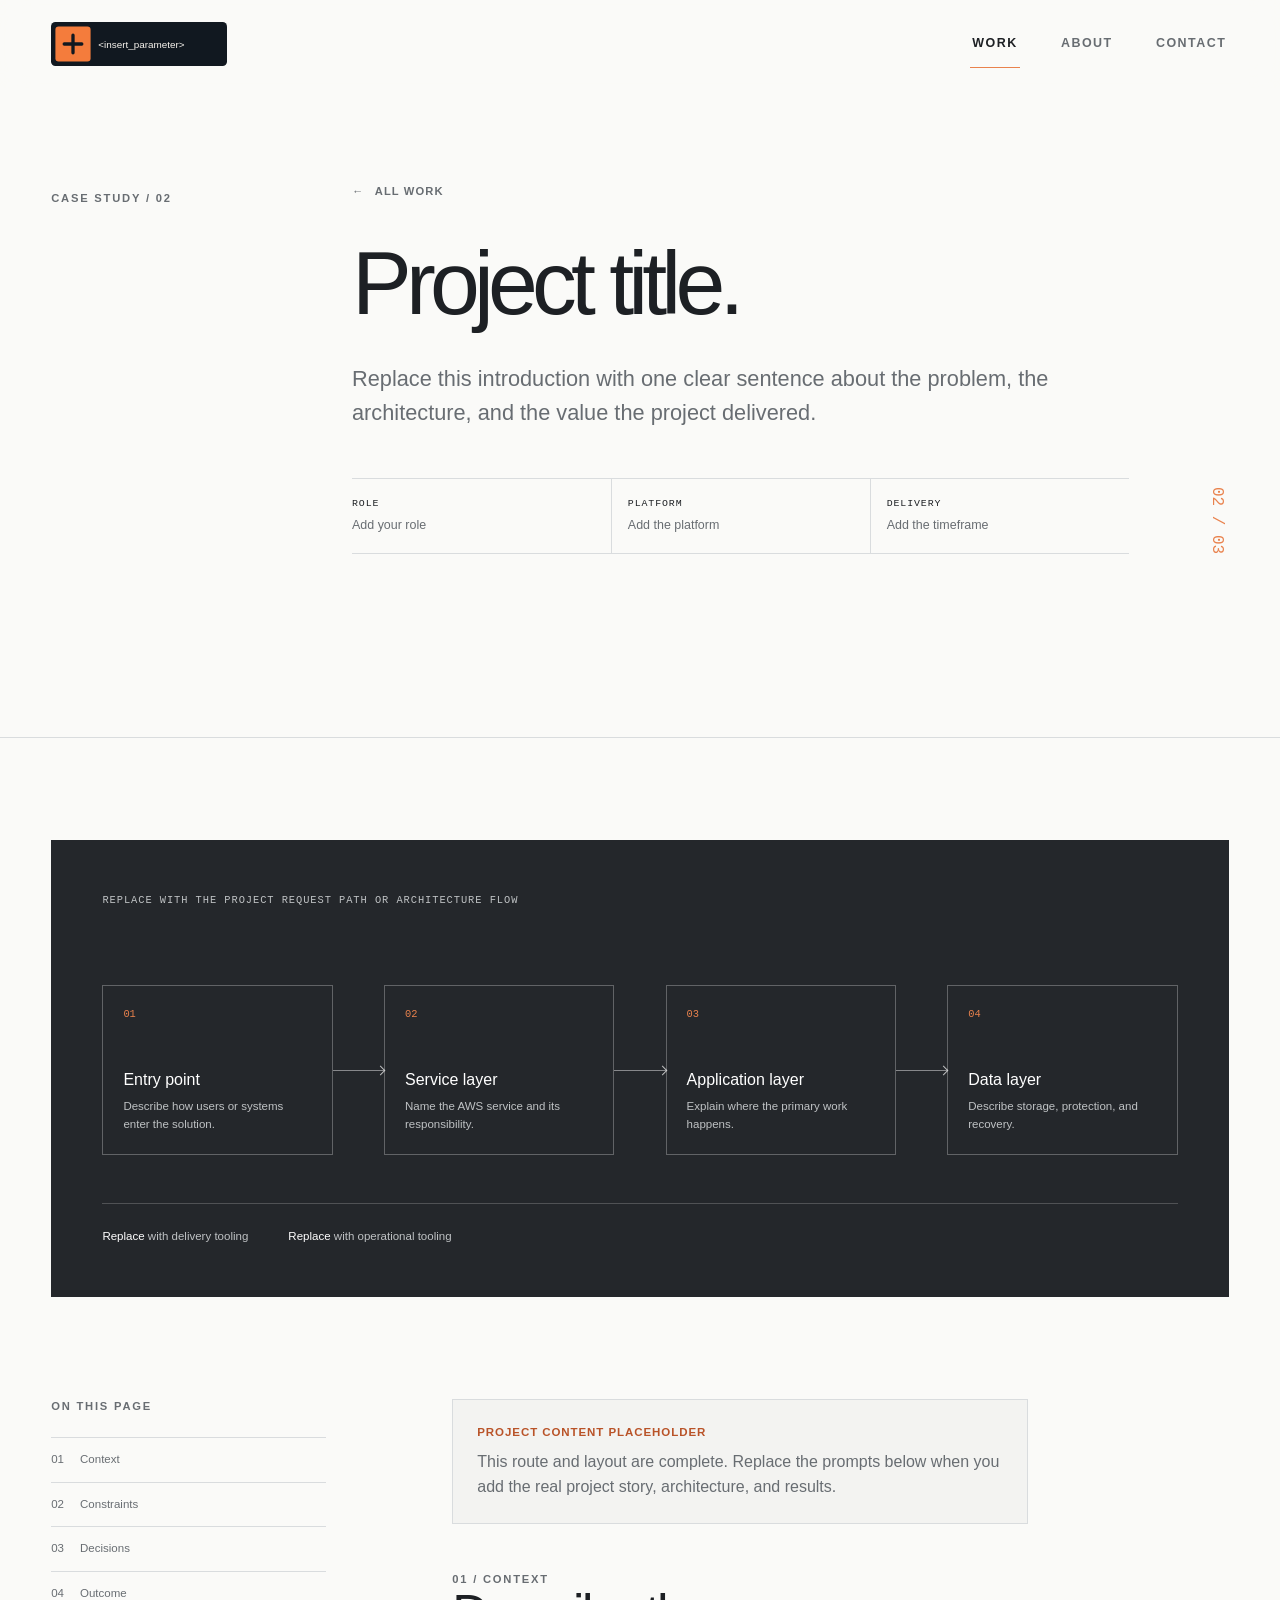
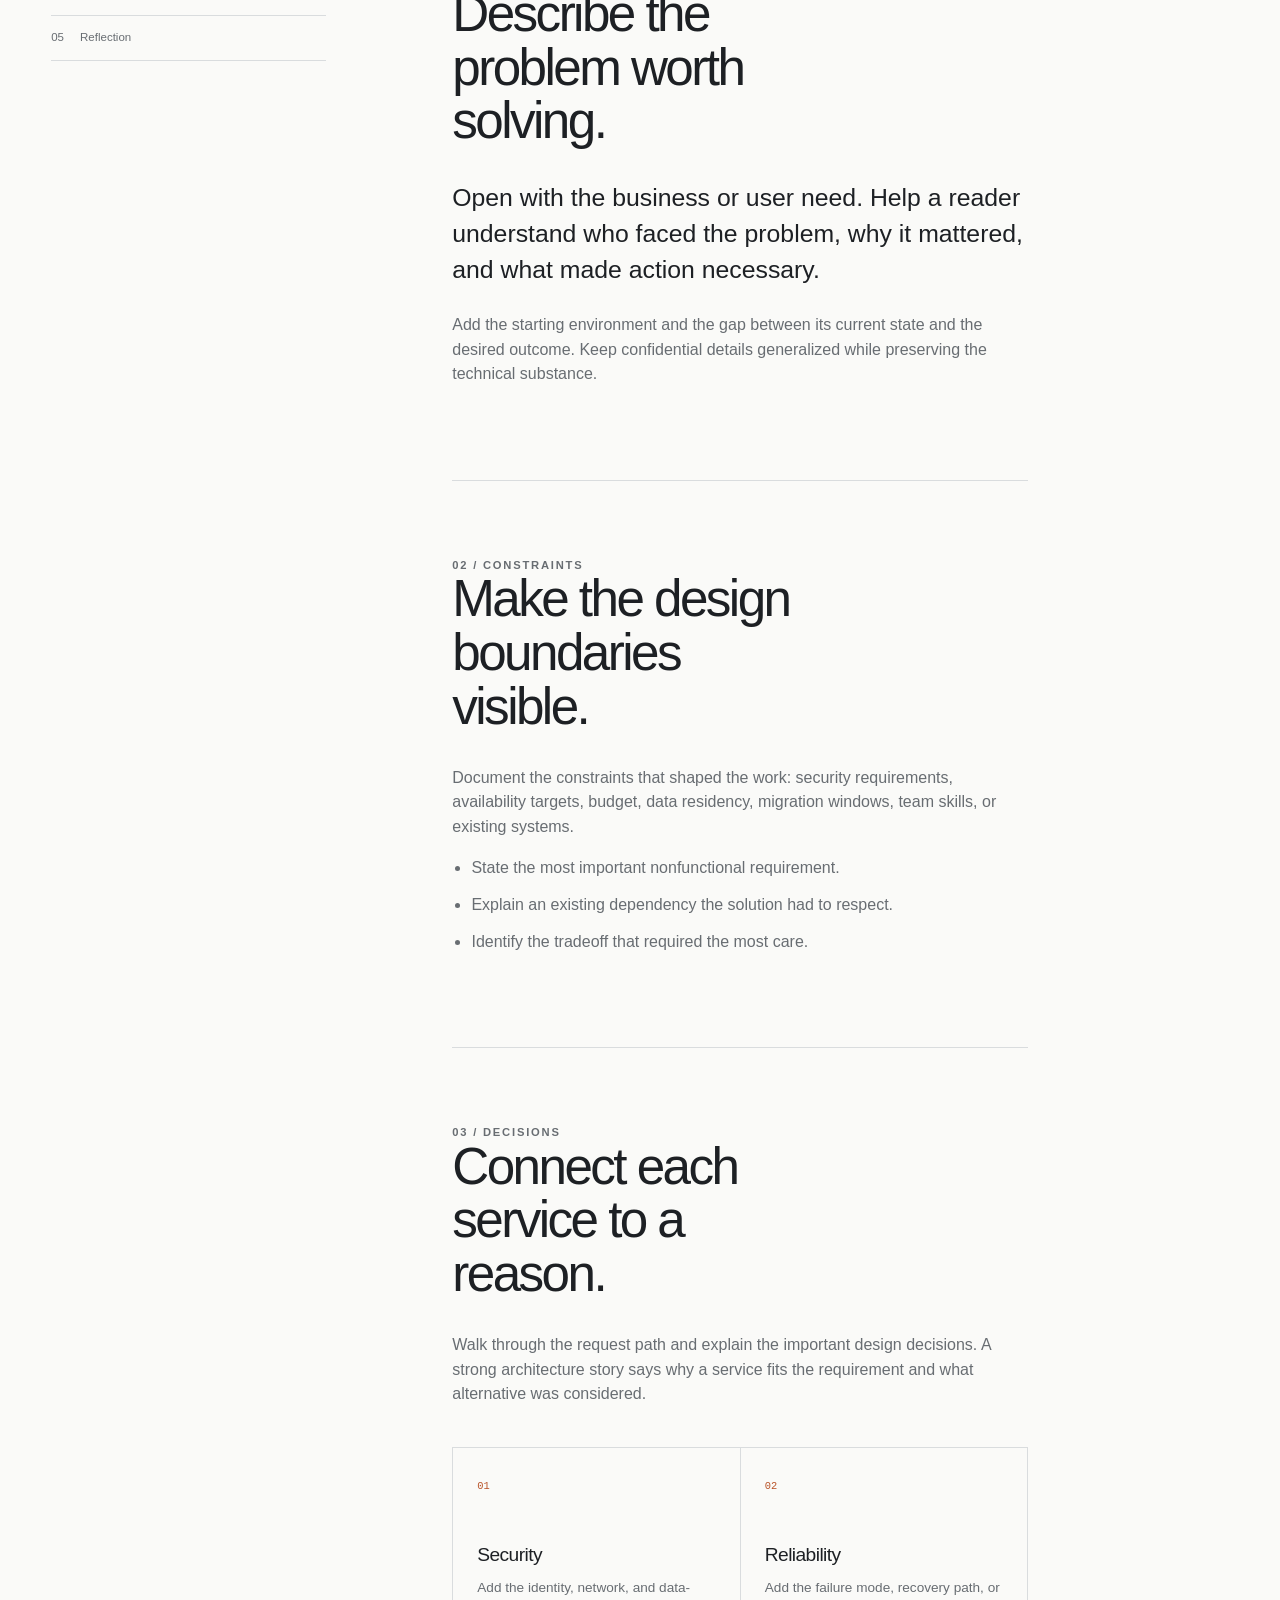
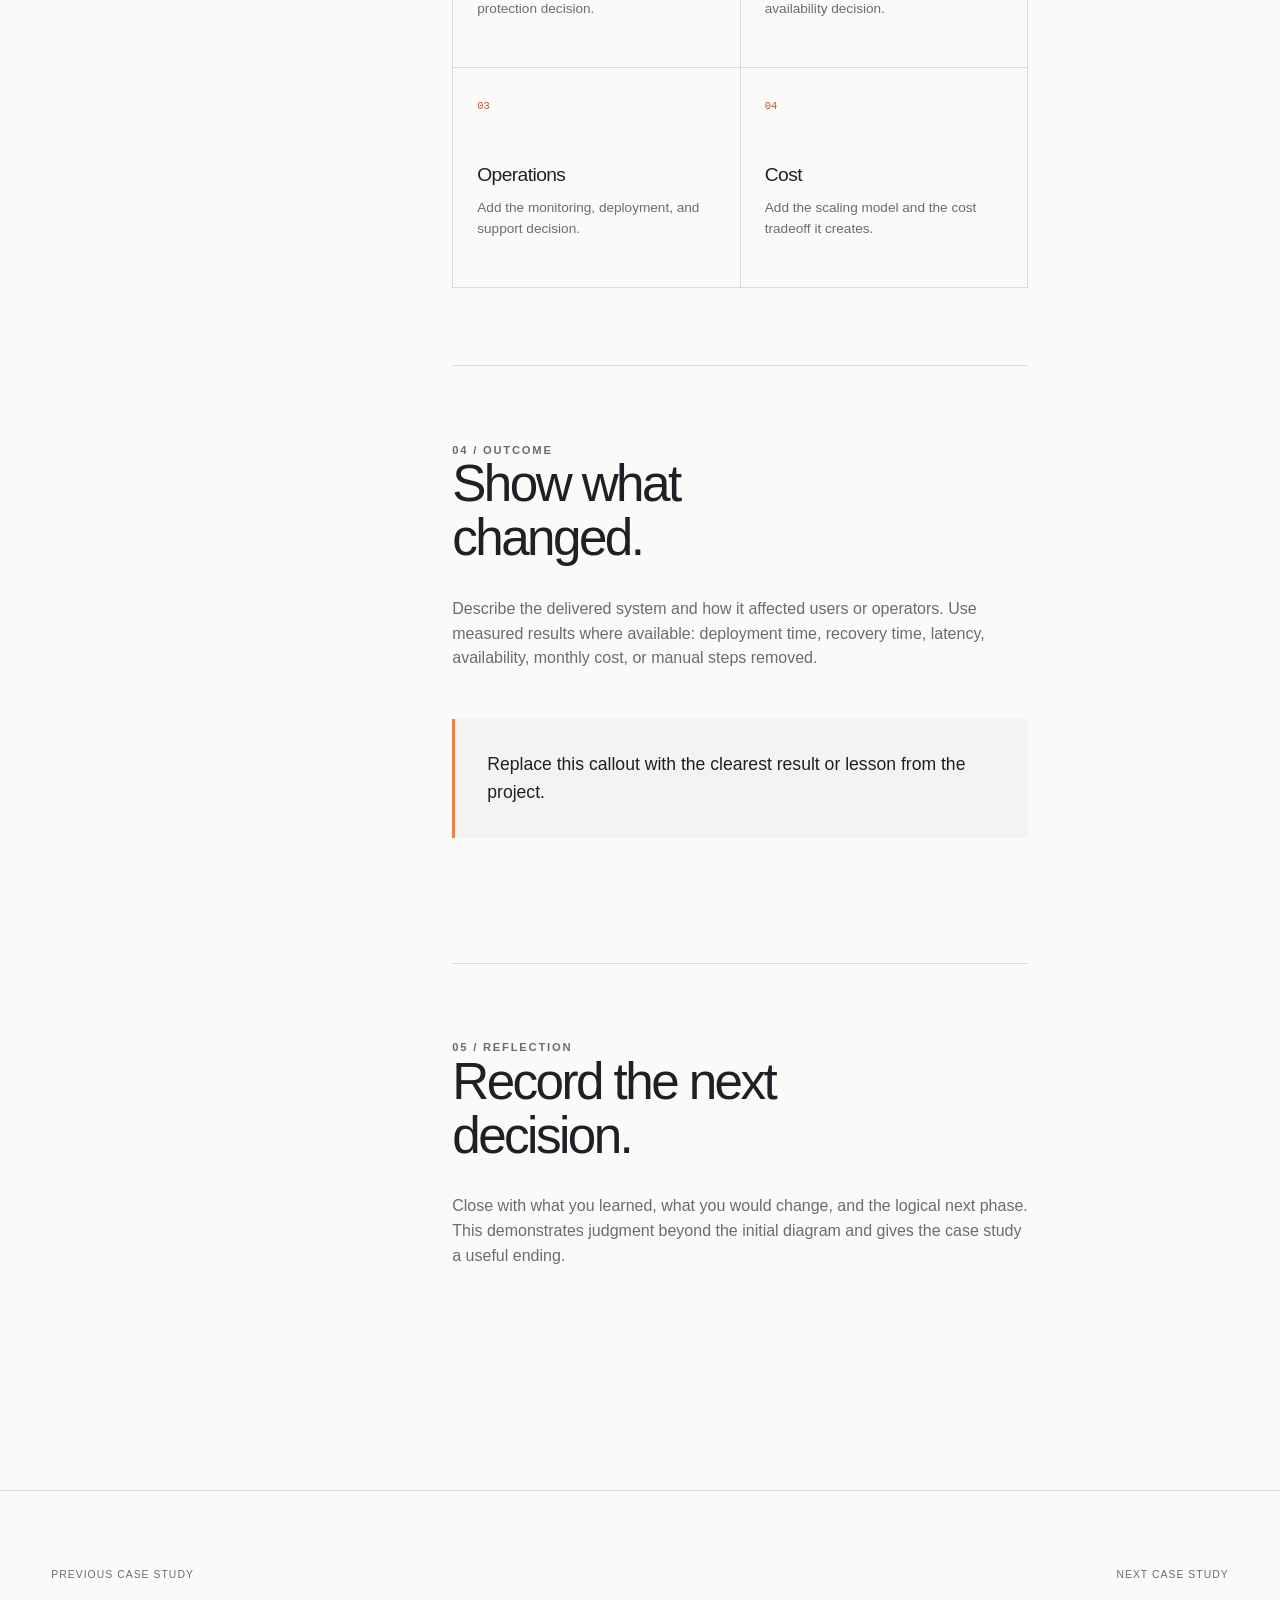
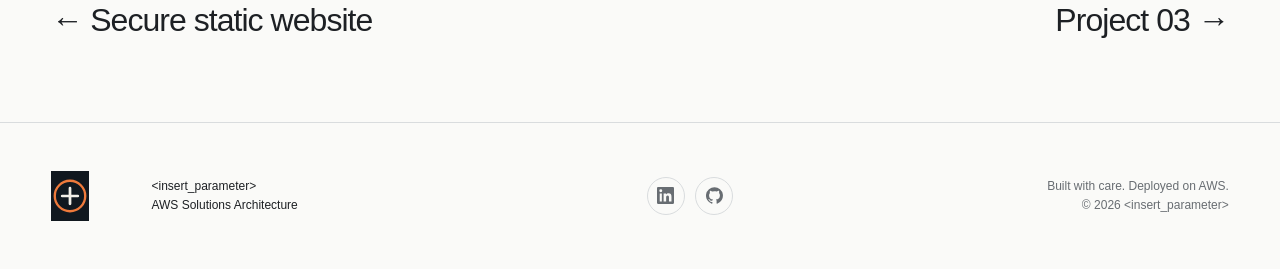
<file: frontend/projects/project-two.html>
<!doctype html>
<html lang="en">
<head>
    <meta charset="utf-8">
    <meta name="viewport" content="width=device-width, initial-scale=1">
    <meta name="description" content="Project case study 02 for the &lt;insert_parameter&gt; AWS solutions architecture portfolio.">
    <title>Project Case Study 02 | &lt;insert_parameter&gt;</title>
    <link rel="icon" href="../images/brand-mark.svg" type="image/svg+xml">
    <link rel="stylesheet" href="../css/styles.css">
</head>
<body>
    <a class="skip-link" href="#main-content">Skip to content</a>
    <header class="site-header" data-header>
        <a class="brand" href="../index.html" aria-label="&lt;insert_parameter&gt; home"><img src="../images/brand-logo.svg" alt="&lt;insert_parameter&gt;"></a>
        <button class="menu-toggle" type="button" aria-expanded="false" aria-controls="main-nav" aria-label="Open navigation"><span></span><span></span></button>
        <nav class="main-nav" id="main-nav" aria-label="Primary navigation"><a href="../index.html" aria-current="page">Work</a><a href="../about.html">About</a><a href="../contact.html">Contact</a></nav>
    </header>

    <main id="main-content">
        <section class="case-study-hero section-grid">
            <p class="eyebrow reveal">Case study / 02</p>
            <div class="case-study-heading reveal">
                <a class="back-link" href="../index.html#selected-work"><span aria-hidden="true">←</span> All work</a>
                <h1>Project title.</h1>
                <p class="case-study-lede">Replace this introduction with one clear sentence about the problem, the architecture, and the value the project delivered.</p>
                <ul class="case-study-meta" aria-label="Project details">
                    <li><strong>Role</strong>Add your role</li>
                    <li><strong>Platform</strong>Add the platform</li>
                    <li><strong>Delivery</strong>Add the timeframe</li>
                </ul>
            </div>
            <div class="case-study-marker reveal" aria-hidden="true">02 / 03</div>
        </section>

        <section class="architecture-section section-grid">
            <figure class="architecture-panel reveal">
                <figcaption>Replace with the project request path or architecture flow</figcaption>
                <ol class="architecture-flow">
                    <li><span>01</span><strong>Entry point</strong><small>Describe how users or systems enter the solution.</small></li>
                    <li><span>02</span><strong>Service layer</strong><small>Name the AWS service and its responsibility.</small></li>
                    <li><span>03</span><strong>Application layer</strong><small>Explain where the primary work happens.</small></li>
                    <li><span>04</span><strong>Data layer</strong><small>Describe storage, protection, and recovery.</small></li>
                </ol>
                <div class="delivery-strip"><span><strong>Replace</strong> with delivery tooling</span><span><strong>Replace</strong> with operational tooling</span></div>
            </figure>
        </section>

        <section class="article-section section-grid">
            <aside class="article-rail" aria-label="Article sections">
                <p class="eyebrow">On this page</p>
                <ol>
                    <li><a href="#context"><span>01</span> Context</a></li>
                    <li><a href="#constraints"><span>02</span> Constraints</a></li>
                    <li><a href="#decisions"><span>03</span> Decisions</a></li>
                    <li><a href="#outcome"><span>04</span> Outcome</a></li>
                    <li><a href="#reflection"><span>05</span> Reflection</a></li>
                </ol>
            </aside>

            <article class="article-body">
                <div class="placeholder-notice reveal"><strong>Project content placeholder</strong><p>This route and layout are complete. Replace the prompts below when you add the real project story, architecture, and results.</p></div>
                <section id="context" class="reveal">
                    <p class="eyebrow">01 / Context</p>
                    <h2>Describe the problem worth solving.</h2>
                    <p class="article-intro">Open with the business or user need. Help a reader understand who faced the problem, why it mattered, and what made action necessary.</p>
                    <p>Add the starting environment and the gap between its current state and the desired outcome. Keep confidential details generalized while preserving the technical substance.</p>
                </section>

                <section id="constraints" class="reveal">
                    <p class="eyebrow">02 / Constraints</p>
                    <h2>Make the design boundaries visible.</h2>
                    <p>Document the constraints that shaped the work: security requirements, availability targets, budget, data residency, migration windows, team skills, or existing systems.</p>
                    <ul>
                        <li>State the most important nonfunctional requirement.</li>
                        <li>Explain an existing dependency the solution had to respect.</li>
                        <li>Identify the tradeoff that required the most care.</li>
                    </ul>
                </section>

                <section id="decisions" class="reveal">
                    <p class="eyebrow">03 / Decisions</p>
                    <h2>Connect each service to a reason.</h2>
                    <p>Walk through the request path and explain the important design decisions. A strong architecture story says why a service fits the requirement and what alternative was considered.</p>
                    <div class="decision-grid">
                        <article><span>01</span><h3>Security</h3><p>Add the identity, network, and data-protection decision.</p></article>
                        <article><span>02</span><h3>Reliability</h3><p>Add the failure mode, recovery path, or availability decision.</p></article>
                        <article><span>03</span><h3>Operations</h3><p>Add the monitoring, deployment, and support decision.</p></article>
                        <article><span>04</span><h3>Cost</h3><p>Add the scaling model and the cost tradeoff it creates.</p></article>
                    </div>
                </section>

                <section id="outcome" class="reveal">
                    <p class="eyebrow">04 / Outcome</p>
                    <h2>Show what changed.</h2>
                    <p>Describe the delivered system and how it affected users or operators. Use measured results where available: deployment time, recovery time, latency, availability, monthly cost, or manual steps removed.</p>
                    <div class="article-callout"><p>Replace this callout with the clearest result or lesson from the project.</p></div>
                </section>

                <section id="reflection" class="reveal">
                    <p class="eyebrow">05 / Reflection</p>
                    <h2>Record the next decision.</h2>
                    <p>Close with what you learned, what you would change, and the logical next phase. This demonstrates judgment beyond the initial diagram and gives the case study a useful ending.</p>
                </section>
            </article>
        </section>

        <nav class="case-study-nav section-grid" aria-label="Case study navigation">
            <a href="secure-static-website.html"><span>Previous case study</span><strong>← Secure static website</strong></a>
            <a href="project-three.html"><span>Next case study</span><strong>Project 03 →</strong></a>
        </nav>
    </main>

    <footer class="site-footer section-grid">
        <img src="../images/brand-mark.svg" alt="" aria-hidden="true">
        <p>&lt;insert_parameter&gt;<br>AWS Solutions Architecture</p>
        <nav class="social-links" aria-label="Social media">
            <a href="&lt;insert_parameter&gt;" target="_blank" rel="noopener noreferrer" aria-label="LinkedIn profile"><svg viewBox="0 0 24 24" aria-hidden="true"><path d="M20.447 20.452h-3.554v-5.569c0-1.328-.027-3.037-1.852-3.037-1.853 0-2.136 1.445-2.136 2.939v5.667H9.351V9h3.414v1.561h.046c.477-.9 1.637-1.85 3.37-1.85 3.601 0 4.267 2.37 4.267 5.455v6.286zM5.337 7.433a2.062 2.062 0 1 1 0-4.124 2.062 2.062 0 0 1 0 4.124zM6.813 20.452H3.861V9h2.952v11.452zM22.225 0H1.771C.792 0 0 .774 0 1.729v20.542C0 23.227.792 24 1.771 24h20.451C23.2 24 24 23.227 24 22.271V1.729C24 .774 23.2 0 22.222 0z"/></svg></a>
            <a href="&lt;insert_parameter&gt;" target="_blank" rel="noopener noreferrer" aria-label="GitHub profile"><svg viewBox="0 0 24 24" aria-hidden="true"><path d="M12 .297a12 12 0 0 0-3.797 23.385c.6.113.82-.258.82-.577l-.015-2.04c-3.338.724-4.042-1.61-4.042-1.61-.546-1.387-1.335-1.757-1.335-1.757-1.087-.744.084-.729.084-.729 1.205.084 1.838 1.236 1.838 1.236 1.07 1.835 2.809 1.305 3.495.998.108-.776.417-1.305.76-1.605-2.665-.3-5.466-1.332-5.466-5.93 0-1.31.465-2.38 1.235-3.22-.135-.303-.54-1.523.105-3.176 0 0 1.005-.322 3.3 1.23a11.5 11.5 0 0 1 3-.405c1.02.006 2.04.138 3 .405 2.28-1.552 3.285-1.23 3.285-1.23.645 1.653.24 2.873.12 3.176.765.84 1.23 1.91 1.23 3.22 0 4.61-2.805 5.625-5.475 5.92.42.36.81 1.096.81 2.22l-.015 3.286c0 .315.21.69.825.57A12.002 12.002 0 0 0 12 .297z"/></svg></a>
        </nav>
        <p class="footer-meta">Built with care. Deployed on AWS.<br>© <span data-year></span> &lt;insert_parameter&gt;</p>
    </footer>
    <script src="../script.js" defer></script>
</body>
</html>
</file>
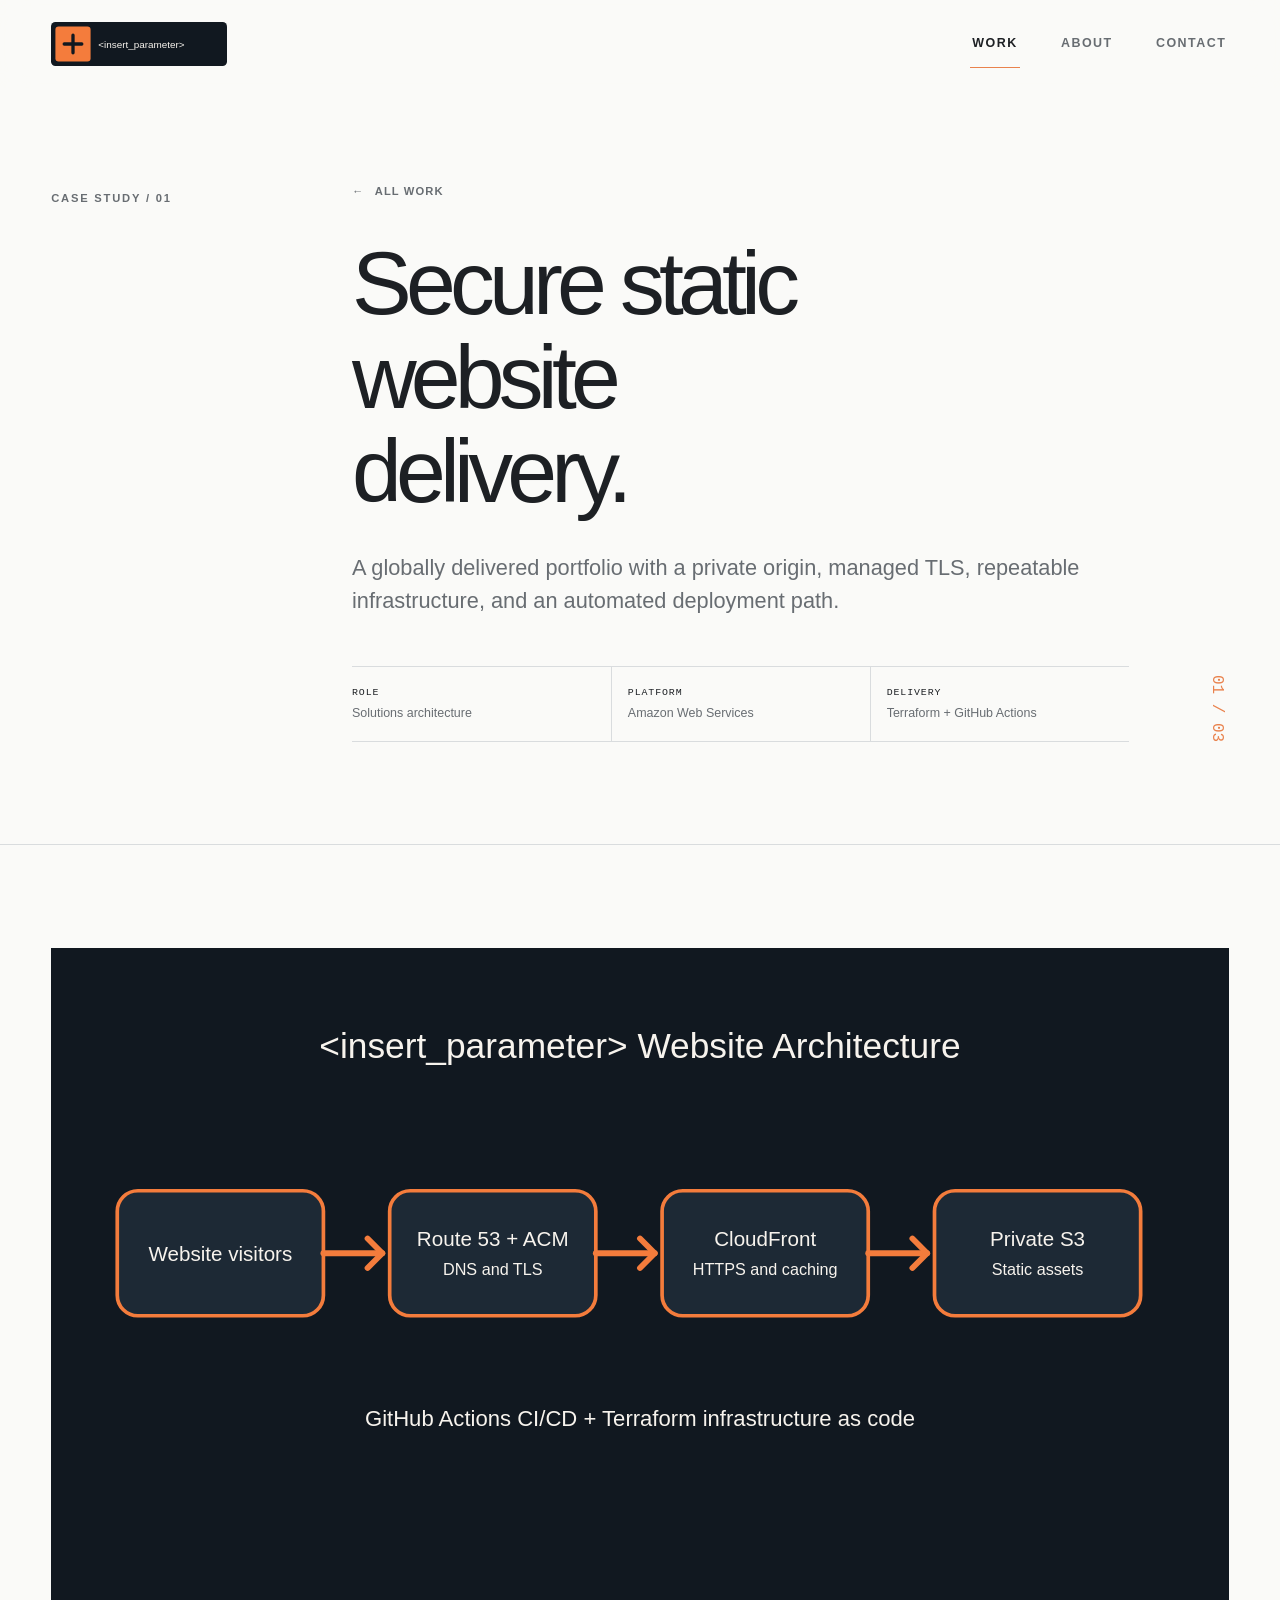
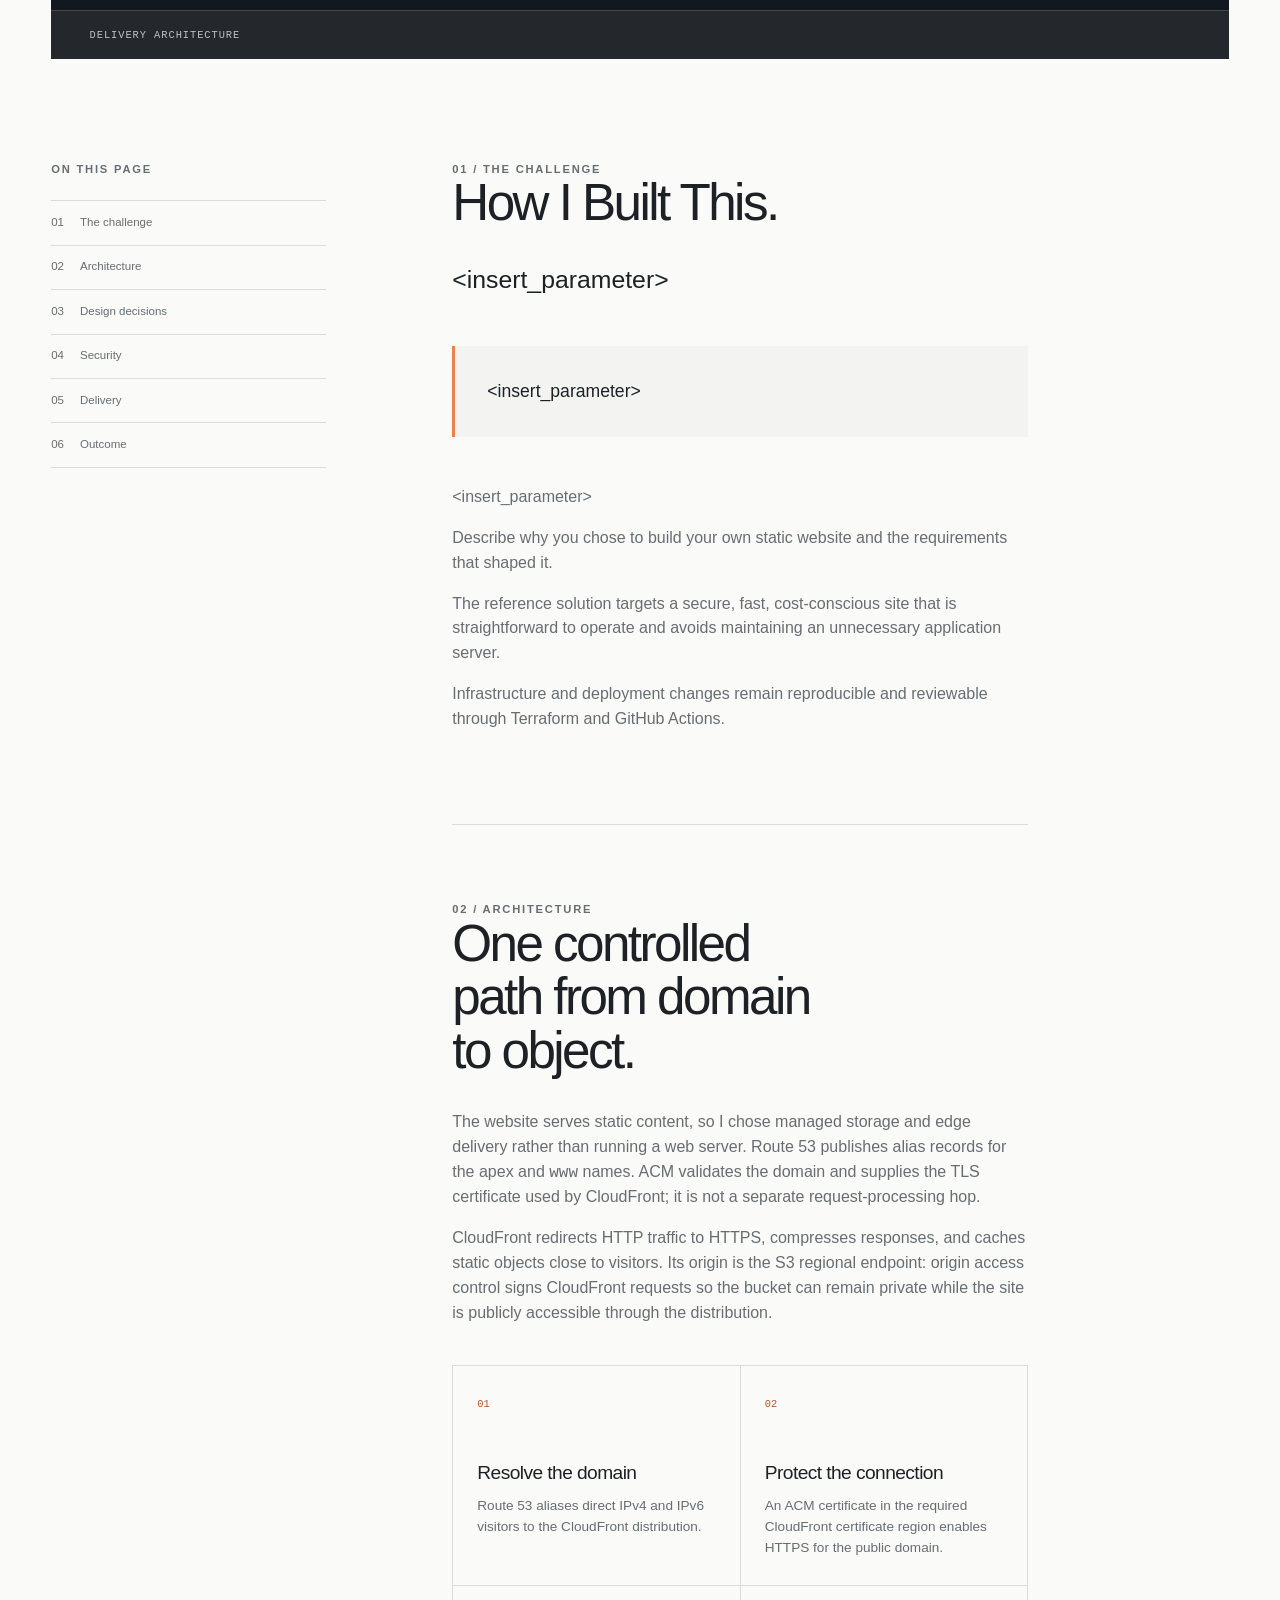
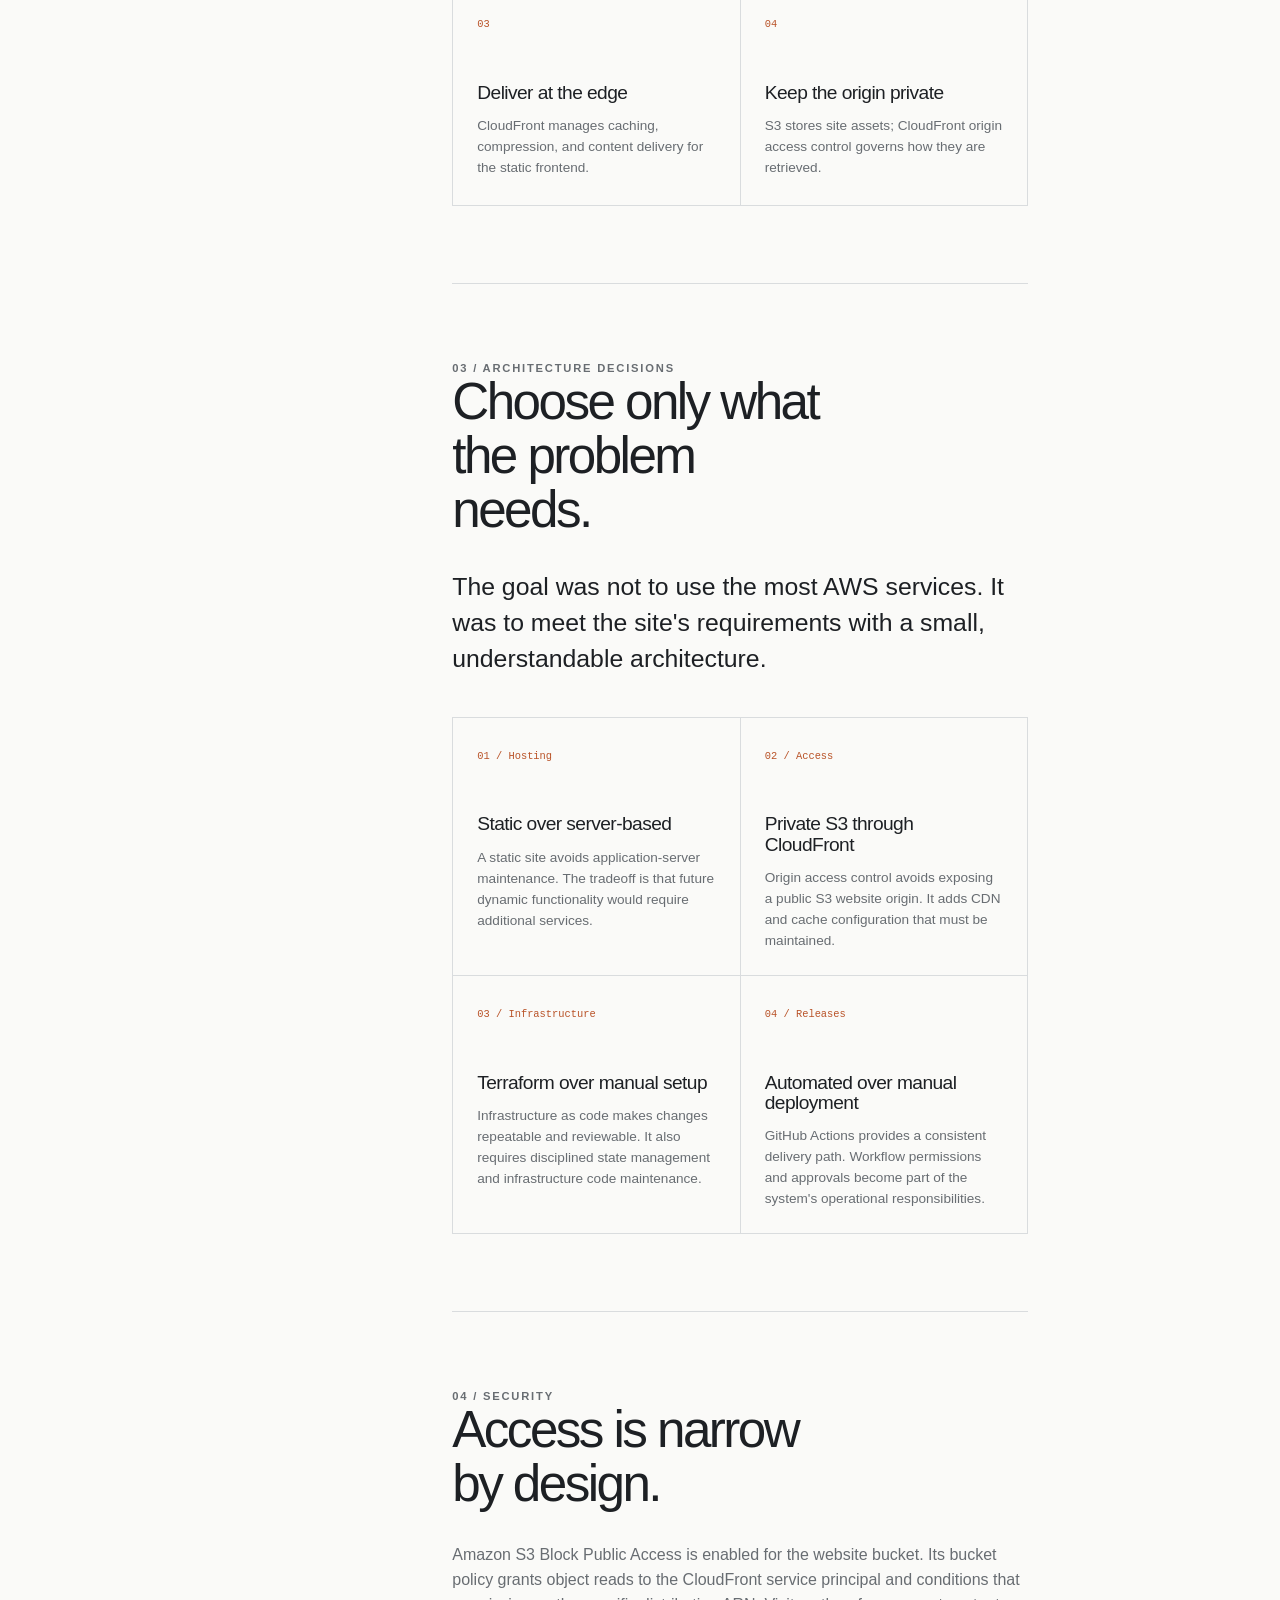
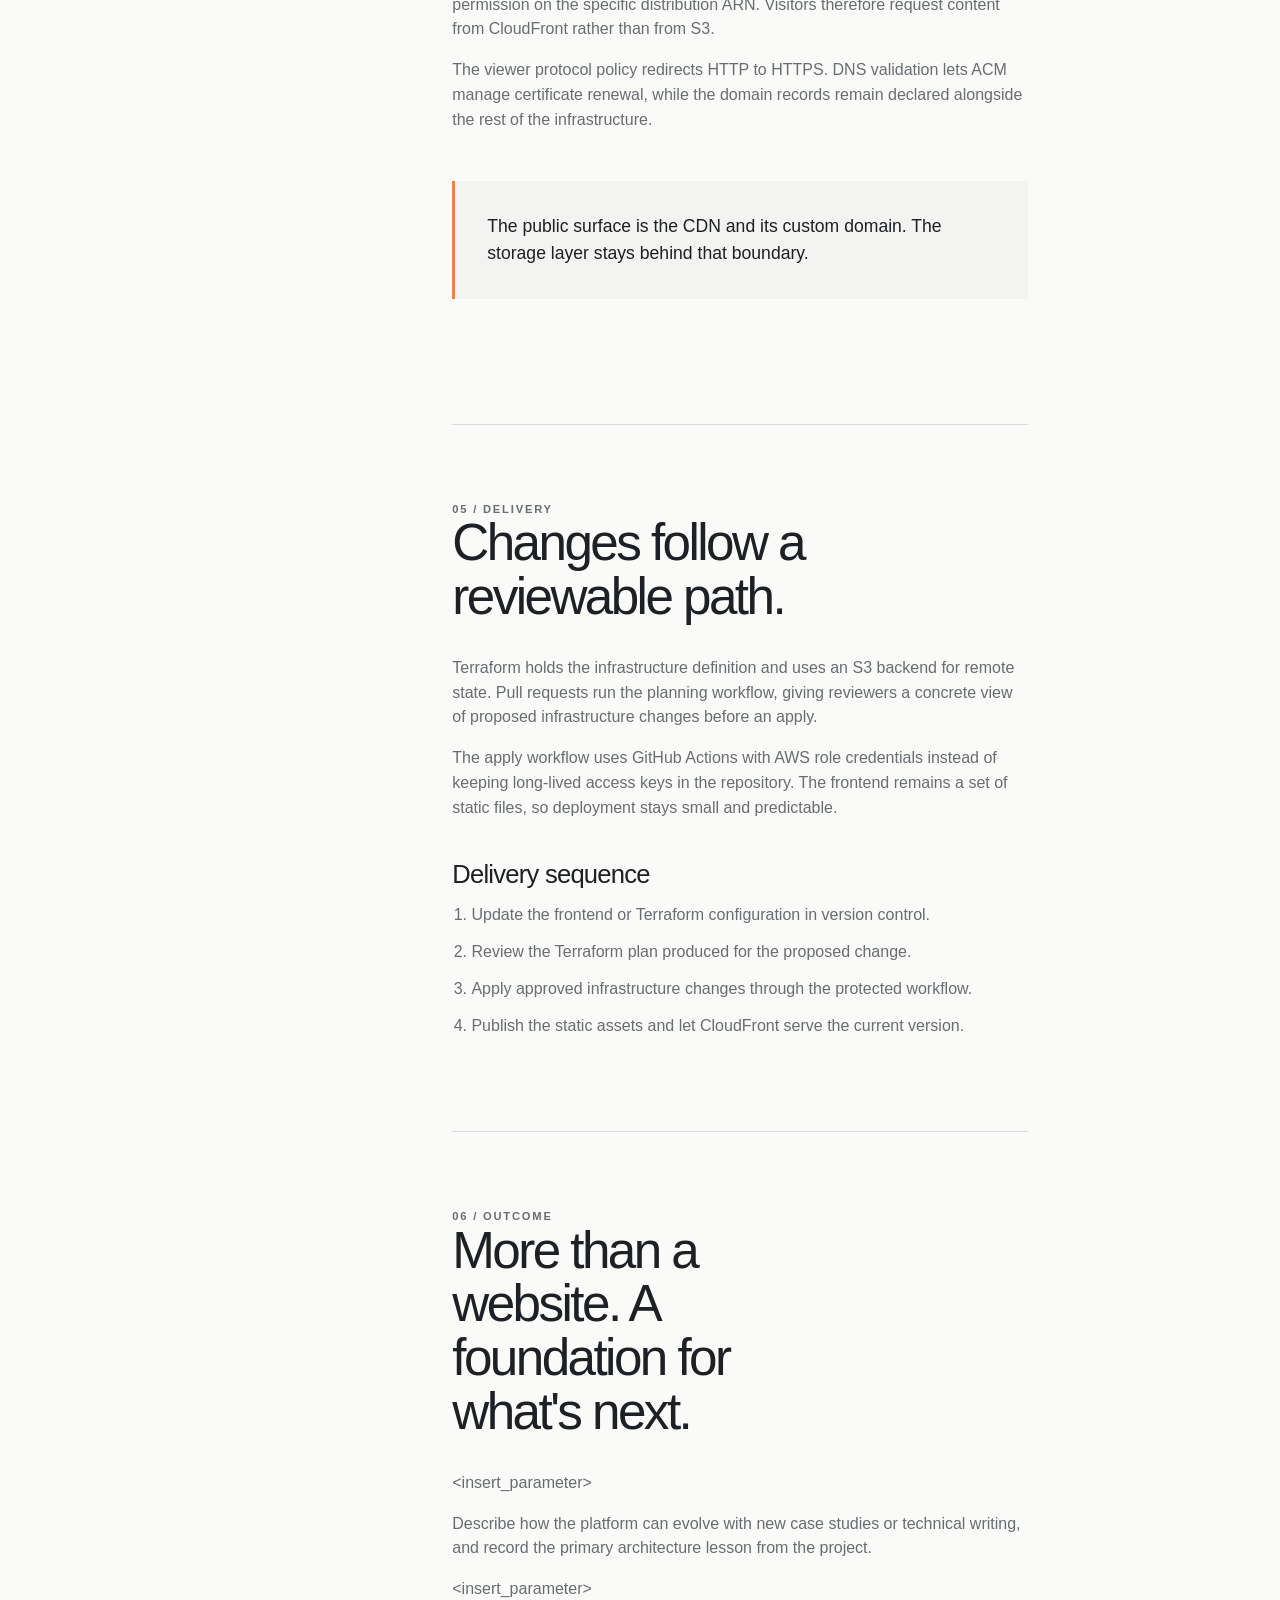
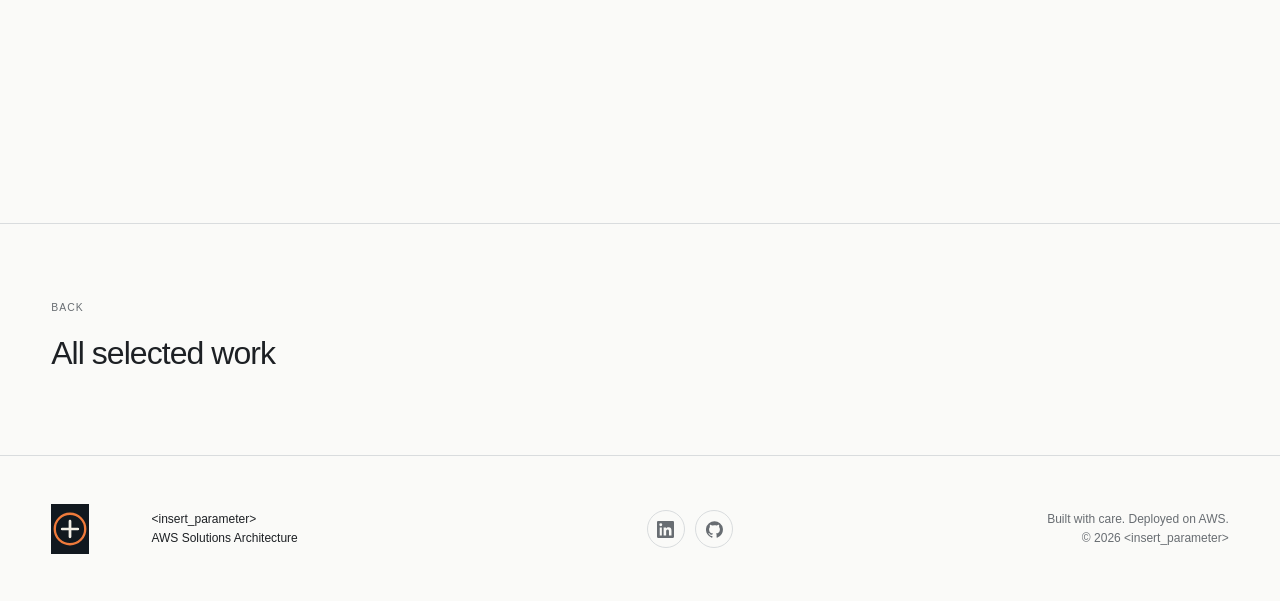
<file: frontend/projects/secure-static-website.html>
<!doctype html>
<html lang="en">
<head>
    <meta charset="utf-8">
    <meta name="viewport" content="width=device-width, initial-scale=1">
    <meta name="description" content="A case study for a secure static website architecture using Route 53, ACM, CloudFront, private Amazon S3, Terraform, and GitHub Actions.">
    <title>Secure Static Website Delivery | &lt;insert_parameter&gt;</title>
    <link rel="icon" href="../images/brand-mark.svg" type="image/svg+xml">
    <link rel="stylesheet" href="../css/styles.css">
</head>
<body>
    <a class="skip-link" href="#main-content">Skip to content</a>
    <header class="site-header" data-header>
        <a class="brand" href="../index.html" aria-label="&lt;insert_parameter&gt; home"><img src="../images/brand-logo.svg" alt="&lt;insert_parameter&gt;"></a>
        <button class="menu-toggle" type="button" aria-expanded="false" aria-controls="main-nav" aria-label="Open navigation"><span></span><span></span></button>
        <nav class="main-nav" id="main-nav" aria-label="Primary navigation"><a href="../index.html" aria-current="page">Work</a><a href="../about.html">About</a><a href="../contact.html">Contact</a></nav>
    </header>

    <main id="main-content">
        <section class="case-study-hero section-grid">
            <p class="eyebrow reveal">Case study / 01</p>
            <div class="case-study-heading reveal">
                <a class="back-link" href="../index.html#selected-work"><span aria-hidden="true">←</span> All work</a>
                <h1>Secure static website delivery.</h1>
                <p class="case-study-lede">A globally delivered portfolio with a private origin, managed TLS, repeatable infrastructure, and an automated deployment path.</p>
                <ul class="case-study-meta" aria-label="Project details">
                    <li><strong>Role</strong>Solutions architecture</li>
                    <li><strong>Platform</strong>Amazon Web Services</li>
                    <li><strong>Delivery</strong>Terraform + GitHub Actions</li>
                </ul>
            </div>
            <div class="case-study-marker reveal" aria-hidden="true">01 / 03</div>
        </section>

        <section class="architecture-section section-grid" aria-labelledby="request-path-title">
            <figure class="architecture-panel architecture-image-panel reveal">
                <img src="../images/aws-website-architecture-flow.svg" alt="&lt;insert_parameter&gt; website architecture showing website visitors routed through Route 53 and ACM to Amazon CloudFront and private Amazon S3, with GitHub Actions CI/CD and Terraform infrastructure as code." width="1600" height="900" decoding="async">
                <figcaption id="request-path-title">Delivery architecture</figcaption>
            </figure>
        </section>

        <section class="article-section section-grid">
            <aside class="article-rail" aria-label="Article sections">
                <p class="eyebrow">On this page</p>
                <ol>
                    <li><a href="#challenge"><span>01</span> The challenge</a></li>
                    <li><a href="#architecture"><span>02</span> Architecture</a></li>
                    <li><a href="#decisions"><span>03</span> Design decisions</a></li>
                    <li><a href="#security"><span>04</span> Security</a></li>
                    <li><a href="#delivery"><span>05</span> Delivery</a></li>
                    <li><a href="#outcome"><span>06</span> Outcome</a></li>
                </ol>
            </aside>

            <article class="article-body">
                <section id="challenge" class="reveal">
                    <p class="eyebrow">01 / The challenge</p>
                    <h2>How I Built This.</h2>
                    <p class="article-intro">&lt;insert_parameter&gt;</p>
                    <div class="article-callout"><p>&lt;insert_parameter&gt;</p></div>
                    <p>&lt;insert_parameter&gt;</p>
                    <p>Describe why you chose to build your own static website and the requirements that shaped it.</p>
                    <p>The reference solution targets a secure, fast, cost-conscious site that is straightforward to operate and avoids maintaining an unnecessary application server.</p>
                    <p>Infrastructure and deployment changes remain reproducible and reviewable through Terraform and GitHub Actions.</p>
                </section>

                <section id="architecture" class="reveal">
                    <p class="eyebrow">02 / Architecture</p>
                    <h2>One controlled path from domain to object.</h2>
                    <p>The website serves static content, so I chose managed storage and edge delivery rather than running a web server. Route 53 publishes alias records for the apex and <code>www</code> names. ACM validates the domain and supplies the TLS certificate used by CloudFront; it is not a separate request-processing hop.</p>
                    <p>CloudFront redirects HTTP traffic to HTTPS, compresses responses, and caches static objects close to visitors. Its origin is the S3 regional endpoint: origin access control signs CloudFront requests so the bucket can remain private while the site is publicly accessible through the distribution.</p>
                    <div class="decision-grid">
                        <article><span>01</span><h3>Resolve the domain</h3><p>Route 53 aliases direct IPv4 and IPv6 visitors to the CloudFront distribution.</p></article>
                        <article><span>02</span><h3>Protect the connection</h3><p>An ACM certificate in the required CloudFront certificate region enables HTTPS for the public domain.</p></article>
                        <article><span>03</span><h3>Deliver at the edge</h3><p>CloudFront manages caching, compression, and content delivery for the static frontend.</p></article>
                        <article><span>04</span><h3>Keep the origin private</h3><p>S3 stores site assets; CloudFront origin access control governs how they are retrieved.</p></article>
                    </div>
                </section>

                <section id="decisions" class="reveal">
                    <p class="eyebrow">03 / Architecture decisions</p>
                    <h2>Choose only what the problem needs.</h2>
                    <p class="article-intro">The goal was not to use the most AWS services. It was to meet the site's requirements with a small, understandable architecture.</p>
                    <div class="decision-grid">
                        <article><span>01 / Hosting</span><h3>Static over server-based</h3><p>A static site avoids application-server maintenance. The tradeoff is that future dynamic functionality would require additional services.</p></article>
                        <article><span>02 / Access</span><h3>Private S3 through CloudFront</h3><p>Origin access control avoids exposing a public S3 website origin. It adds CDN and cache configuration that must be maintained.</p></article>
                        <article><span>03 / Infrastructure</span><h3>Terraform over manual setup</h3><p>Infrastructure as code makes changes repeatable and reviewable. It also requires disciplined state management and infrastructure code maintenance.</p></article>
                        <article><span>04 / Releases</span><h3>Automated over manual deployment</h3><p>GitHub Actions provides a consistent delivery path. Workflow permissions and approvals become part of the system's operational responsibilities.</p></article>
                    </div>
                </section>

                <section id="security" class="reveal">
                    <p class="eyebrow">04 / Security</p>
                    <h2>Access is narrow by design.</h2>
                    <p>Amazon S3 Block Public Access is enabled for the website bucket. Its bucket policy grants object reads to the CloudFront service principal and conditions that permission on the specific distribution ARN. Visitors therefore request content from CloudFront rather than from S3.</p>
                    <p>The viewer protocol policy redirects HTTP to HTTPS. DNS validation lets ACM manage certificate renewal, while the domain records remain declared alongside the rest of the infrastructure.</p>
                    <div class="article-callout"><p>The public surface is the CDN and its custom domain. The storage layer stays behind that boundary.</p></div>
                </section>

                <section id="delivery" class="reveal">
                    <p class="eyebrow">05 / Delivery</p>
                    <h2>Changes follow a reviewable path.</h2>
                    <p>Terraform holds the infrastructure definition and uses an S3 backend for remote state. Pull requests run the planning workflow, giving reviewers a concrete view of proposed infrastructure changes before an apply.</p>
                    <p>The apply workflow uses GitHub Actions with AWS role credentials instead of keeping long-lived access keys in the repository. The frontend remains a set of static files, so deployment stays small and predictable.</p>
                    <h3>Delivery sequence</h3>
                    <ol>
                        <li>Update the frontend or Terraform configuration in version control.</li>
                        <li>Review the Terraform plan produced for the proposed change.</li>
                        <li>Apply approved infrastructure changes through the protected workflow.</li>
                        <li>Publish the static assets and let CloudFront serve the current version.</li>
                    </ol>
                </section>

                <section id="outcome" class="reveal">
                    <p class="eyebrow">06 / Outcome</p>
                    <h2>More than a website. A foundation for what's next.</h2>
                    <p>&lt;insert_parameter&gt;</p>
                    <p>Describe how the platform can evolve with new case studies or technical writing, and record the primary architecture lesson from the project.</p>
                    <p>&lt;insert_parameter&gt;</p>
                </section>
            </article>
        </section>

        <nav class="case-study-nav case-study-nav-single section-grid" aria-label="Case study navigation">
            <a href="../index.html#selected-work"><span>Back</span><strong>All selected work</strong></a>
        </nav>
    </main>

    <footer class="site-footer section-grid">
        <img src="../images/brand-mark.svg" alt="" aria-hidden="true">
        <p>&lt;insert_parameter&gt;<br>AWS Solutions Architecture</p>
        <nav class="social-links" aria-label="Social media">
            <a href="&lt;insert_parameter&gt;" target="_blank" rel="noopener noreferrer" aria-label="LinkedIn profile"><svg viewBox="0 0 24 24" aria-hidden="true"><path d="M20.447 20.452h-3.554v-5.569c0-1.328-.027-3.037-1.852-3.037-1.853 0-2.136 1.445-2.136 2.939v5.667H9.351V9h3.414v1.561h.046c.477-.9 1.637-1.85 3.37-1.85 3.601 0 4.267 2.37 4.267 5.455v6.286zM5.337 7.433a2.062 2.062 0 1 1 0-4.124 2.062 2.062 0 0 1 0 4.124zM6.813 20.452H3.861V9h2.952v11.452zM22.225 0H1.771C.792 0 0 .774 0 1.729v20.542C0 23.227.792 24 1.771 24h20.451C23.2 24 24 23.227 24 22.271V1.729C24 .774 23.2 0 22.222 0z"/></svg></a>
            <a href="&lt;insert_parameter&gt;" target="_blank" rel="noopener noreferrer" aria-label="GitHub profile"><svg viewBox="0 0 24 24" aria-hidden="true"><path d="M12 .297a12 12 0 0 0-3.797 23.385c.6.113.82-.258.82-.577l-.015-2.04c-3.338.724-4.042-1.61-4.042-1.61-.546-1.387-1.335-1.757-1.335-1.757-1.087-.744.084-.729.084-.729 1.205.084 1.838 1.236 1.838 1.236 1.07 1.835 2.809 1.305 3.495.998.108-.776.417-1.305.76-1.605-2.665-.3-5.466-1.332-5.466-5.93 0-1.31.465-2.38 1.235-3.22-.135-.303-.54-1.523.105-3.176 0 0 1.005-.322 3.3 1.23a11.5 11.5 0 0 1 3-.405c1.02.006 2.04.138 3 .405 2.28-1.552 3.285-1.23 3.285-1.23.645 1.653.24 2.873.12 3.176.765.84 1.23 1.91 1.23 3.22 0 4.61-2.805 5.625-5.475 5.92.42.36.81 1.096.81 2.22l-.015 3.286c0 .315.21.69.825.57A12.002 12.002 0 0 0 12 .297z"/></svg></a>
        </nav>
        <p class="footer-meta">Built with care. Deployed on AWS.<br>© <span data-year></span> &lt;insert_parameter&gt;</p>
    </footer>
    <script src="../script.js" defer></script>
</body>
</html>
</file>
<file: frontend/css/styles.css>
:root {
    --ink: #1d2024;
    --muted: #686d72;
    --line: #d9dcde;
    --soft: #f3f3f1;
    --paper: #fafaf8;
    --white: #fff;
    --accent: #e9824d;
    --accent-dark: #b95328;
    --header-height: 88px;
    --gutter: clamp(1.25rem, 4vw, 4rem);
    --ease: cubic-bezier(.2, .75, .25, 1);
}

*, *::before, *::after { box-sizing: border-box; }
html { scroll-behavior: smooth; }
body {
    margin: 0;
    background: var(--paper);
    color: var(--ink);
    font-family: "Helvetica Neue", Helvetica, Arial, sans-serif;
    font-size: 16px;
    line-height: 1.55;
    -webkit-font-smoothing: antialiased;
}
body.menu-open { overflow: hidden; }
img { display: block; max-width: 100%; }
a { color: inherit; }
button, input, textarea { font: inherit; }
button { color: inherit; }
::selection { background: var(--accent); color: var(--white); }

.skip-link {
    position: fixed;
    top: .75rem;
    left: .75rem;
    z-index: 2000;
    padding: .7rem 1rem;
    background: var(--ink);
    color: var(--white);
    text-decoration: none;
    transform: translateY(-150%);
}
.skip-link:focus { transform: translateY(0); }

.section-grid {
    display: grid;
    grid-template-columns: repeat(12, minmax(0, 1fr));
    column-gap: clamp(.75rem, 2vw, 2rem);
    padding-inline: var(--gutter);
}

.site-header {
    position: fixed;
    inset: 0 0 auto;
    z-index: 1000;
    height: var(--header-height);
    display: flex;
    align-items: center;
    justify-content: space-between;
    padding-inline: var(--gutter);
    border-bottom: 1px solid transparent;
    background: rgba(250, 250, 248, .88);
    backdrop-filter: blur(16px);
    transition: border-color .25s ease, height .25s ease;
}
.site-header.is-scrolled { border-color: var(--line); height: 72px; }
.brand { display: block; width: clamp(130px, 14vw, 176px); }
.brand img { width: 100%; }
.main-nav { display: flex; align-items: center; gap: clamp(1.5rem, 3vw, 3.25rem); }
.main-nav a {
    position: relative;
    padding: .35rem .15rem;
    color: var(--muted);
    font-size: .78rem;
    font-weight: 600;
    letter-spacing: .12em;
    text-decoration: none;
    text-transform: uppercase;
    transition: color .2s ease, transform .2s ease;
}
.main-nav a::after {
    position: absolute;
    right: 0;
    bottom: -.55rem;
    left: 0;
    height: 1px;
    background: var(--accent);
    content: "";
    transform: scaleX(0);
    transform-origin: left;
    transition: transform .25s var(--ease);
}
.main-nav a[aria-current="page"] { color: var(--ink); }
.main-nav a:hover, .main-nav a:focus-visible { color: var(--accent-dark); transform: translateY(-2px); }
.main-nav a:focus-visible { outline: 2px solid var(--accent); outline-offset: 4px; }
.main-nav a:hover::after, .main-nav a:focus-visible::after, .main-nav a[aria-current="page"]::after { transform: scaleX(1); }
.menu-toggle { display: none; }

.eyebrow {
    margin: 0;
    color: var(--muted);
    font-size: .7rem;
    font-weight: 700;
    letter-spacing: .16em;
    line-height: 1.3;
    text-transform: uppercase;
}
h1, h2, h3, p { margin-top: 0; }
h1, h2, h3 { line-height: 1.05; }
h1 {
    margin-bottom: 2rem;
    font-size: clamp(3rem, 7vw, 7.4rem);
    font-weight: 400;
    letter-spacing: -.065em;
}
h2 {
    margin-bottom: 1.5rem;
    font-size: clamp(2.25rem, 4.5vw, 4.8rem);
    font-weight: 400;
    letter-spacing: -.05em;
}
h3 { font-size: clamp(1.3rem, 2vw, 2rem); font-weight: 500; letter-spacing: -.03em; }

.hero {
    min-height: 100svh;
    padding-top: calc(var(--header-height) + clamp(3rem, 8vh, 7rem));
    padding-bottom: clamp(2.5rem, 6vh, 5rem);
    align-content: start;
    border-bottom: 1px solid var(--line);
}
.hero > .eyebrow { grid-column: 1 / 4; padding-top: .8rem; }
.hero-copy { grid-column: 4 / 12; }
.hero-copy p { max-width: 36rem; margin-bottom: 2rem; color: var(--muted); font-size: clamp(1rem, 1.5vw, 1.3rem); }
.text-link {
    display: inline-flex;
    align-items: center;
    gap: 2.5rem;
    padding-bottom: .35rem;
    border-bottom: 1px solid var(--ink);
    font-size: .82rem;
    font-weight: 700;
    letter-spacing: .1em;
    text-decoration: none;
    text-transform: uppercase;
}
.text-link span { transition: transform .25s ease; }
.text-link:hover span { transform: translateY(4px); }
.hero-system { grid-column: 4 / 11; margin-top: clamp(3rem, 8vh, 6rem); }
.system-label { display: block; margin-bottom: .75rem; color: var(--muted); font-family: ui-monospace, SFMono-Regular, Menlo, monospace; font-size: .65rem; text-transform: uppercase; }
.system-canvas {
    position: relative;
    min-height: 190px;
    overflow: hidden;
    border: 1px solid var(--line);
    background-color: var(--soft);
    background-image: linear-gradient(var(--line) 1px, transparent 1px), linear-gradient(90deg, var(--line) 1px, transparent 1px);
    background-size: 32px 32px;
}
.system-node {
    position: absolute;
    z-index: 2;
    display: grid;
    width: 84px;
    height: 48px;
    place-items: center;
    border: 1px solid var(--ink);
    background: var(--paper);
    font-family: ui-monospace, SFMono-Regular, Menlo, monospace;
    font-size: .65rem;
    text-transform: uppercase;
}
.node-client { left: 5%; top: 72px; }
.node-edge { left: 31%; top: 72px; border-color: var(--accent-dark); color: var(--accent-dark); }
.node-app { left: 57%; top: 72px; }
.node-data { right: 5%; top: 72px; }
.system-line { position: absolute; top: 95px; height: 1px; background: var(--ink); }
.system-line::after { position: absolute; top: -3px; right: 0; width: 7px; height: 7px; border-top: 1px solid var(--ink); border-right: 1px solid var(--ink); content: ""; transform: rotate(45deg); }
.line-one { left: calc(5% + 84px); width: calc(26% - 84px); }
.line-two { left: calc(31% + 84px); width: calc(26% - 84px); }
.line-three { left: calc(57% + 84px); width: calc(38% - 168px); }
.system-status { position: absolute; right: 1rem; bottom: .75rem; display: flex; gap: .45rem; align-items: center; font-family: ui-monospace, SFMono-Regular, Menlo, monospace; font-size: .6rem; text-transform: uppercase; }
.system-status span { width: 7px; height: 7px; border-radius: 50%; background: #5d8c61; }
.hero-index { grid-column: 12; align-self: end; justify-self: end; color: var(--muted); font-family: ui-monospace, SFMono-Regular, Menlo, monospace; font-size: .7rem; writing-mode: vertical-rl; }

.work-section { padding-block: clamp(5rem, 10vw, 10rem); }
.section-heading { align-items: start; margin-bottom: clamp(3rem, 6vw, 6rem); }
.section-heading > .eyebrow { grid-column: 1 / 4; padding-top: .5rem; }
.section-heading > h2 { grid-column: 4 / 10; }
.section-heading > p:last-child { grid-column: 10 / 13; color: var(--muted); font-size: .9rem; }
.project-grid { padding-inline: var(--gutter); }
.project-card { overflow: hidden; border-top: 1px solid var(--line); }
.project-card:last-child { border-bottom: 1px solid var(--line); }
.project-card-link {
    display: grid;
    grid-template-columns: minmax(0, 7fr) minmax(260px, 5fr);
    min-height: 560px;
    color: inherit;
    text-decoration: none;
}
.project-card-featured .project-card-link { min-height: 0; }
.project-card-link:focus-visible { outline: 2px solid var(--accent); outline-offset: -3px; }
.project-card:nth-child(even) .project-visual { order: 2; }
.project-card:nth-child(even) .project-copy { border-right: 1px solid var(--line); border-left: 0; }
.project-visual { position: relative; min-height: 460px; overflow: hidden; background: #292c30; color: var(--white); transition: filter .35s ease, transform .45s var(--ease); }
.project-copy { display: flex; flex-direction: column; justify-content: flex-end; padding: clamp(2rem, 5vw, 5rem); border-left: 1px solid var(--line); transition: background .35s ease; }
.project-copy > p:not(.project-number) { max-width: 29rem; color: var(--muted); }
.project-number, .visual-tag { font-family: ui-monospace, SFMono-Regular, Menlo, monospace; font-size: .65rem; letter-spacing: .08em; text-transform: uppercase; }
.project-number { margin-bottom: auto; color: var(--muted); }
.project-copy h3 { margin-block: 5rem 1.25rem; font-size: clamp(1.8rem, 3vw, 3.2rem); transition: color .25s ease; }
.tag-list { display: flex; flex-wrap: wrap; gap: .5rem; margin: 1.5rem 0 0; padding: 0; list-style: none; }
.tag-list li { padding: .4rem .65rem; border: 1px solid var(--line); color: var(--muted); font-size: .68rem; letter-spacing: .05em; text-transform: uppercase; }
.project-read-link { display: inline-flex; align-items: center; align-self: flex-start; gap: 2rem; margin-top: 2rem; padding-bottom: .3rem; border-bottom: 1px solid currentColor; font-size: .68rem; font-weight: 700; letter-spacing: .1em; text-transform: uppercase; }
.project-read-link span { transition: transform .25s var(--ease); }
.project-card-link:hover .project-visual, .project-card-link:focus-visible .project-visual { filter: brightness(1.08); transform: scale(1.012); }
.project-card-link:hover .project-copy, .project-card-link:focus-visible .project-copy { background: var(--white); }
.project-card-link:hover .project-copy h3, .project-card-link:focus-visible .project-copy h3 { color: var(--accent-dark); }
.project-card-link:hover .project-read-link span, .project-card-link:focus-visible .project-read-link span { transform: translate(3px, -3px); }
.visual-tag { position: absolute; top: 1.5rem; left: 1.5rem; }
.visual-number { position: absolute; right: 1.5rem; bottom: 1rem; color: rgba(255,255,255,.13); font-size: clamp(7rem, 18vw, 16rem); font-weight: 200; line-height: .8; letter-spacing: -.08em; }
.project-card-featured .featured-architecture-image { display: flex; min-height: 0; aspect-ratio: 1672 / 941; align-items: center; background: #1d232c; }
.featured-architecture-image img { width: 100%; height: auto; }
.visual-placeholder { background: #d5d7d7; color: var(--ink); }
.placeholder-grid { position: absolute; top: 50%; left: 50%; display: grid; grid-template-columns: repeat(2, 84px); gap: 14px; transform: translate(-50%, -50%) rotate(45deg); }
.placeholder-grid span { aspect-ratio: 1; border: 1px solid var(--ink); }
.visual-placeholder-alt { background: #e8ddd6; }
.placeholder-orbit { position: absolute; top: 50%; left: 50%; width: 280px; aspect-ratio: 1; border: 1px solid var(--ink); border-radius: 50%; transform: translate(-50%, -50%); }
.placeholder-orbit span { position: absolute; width: 18px; height: 18px; border-radius: 50%; background: var(--accent-dark); }
.placeholder-orbit span:nth-child(1) { top: 12%; left: 8%; }.placeholder-orbit span:nth-child(2) { top: 45%; right: -9px; }.placeholder-orbit span:nth-child(3) { bottom: 2%; left: 28%; }

.case-study-hero {
    min-height: 82svh;
    padding-top: calc(var(--header-height) + clamp(4rem, 10vh, 8rem));
    padding-bottom: clamp(4rem, 8vw, 7rem);
    align-content: start;
    border-bottom: 1px solid var(--line);
}
.case-study-hero > .eyebrow { grid-column: 1 / 4; padding-top: .8rem; }
.case-study-heading { grid-column: 4 / 12; }
.case-study-heading h1 { max-width: 10ch; margin-bottom: 2rem; }
.case-study-lede { max-width: 47rem; margin-bottom: 3rem; color: var(--muted); font-size: clamp(1.05rem, 1.7vw, 1.45rem); }
.case-study-meta { display: grid; grid-template-columns: repeat(3, minmax(0, 1fr)); margin: 0; padding: 0; border-top: 1px solid var(--line); list-style: none; }
.case-study-meta li { padding: 1.1rem 1rem 1.1rem 0; border-bottom: 1px solid var(--line); color: var(--muted); font-size: .78rem; }
.case-study-meta li + li { padding-left: 1rem; border-left: 1px solid var(--line); }
.case-study-meta strong { display: block; margin-bottom: .25rem; color: var(--ink); font-family: ui-monospace, SFMono-Regular, Menlo, monospace; font-size: .62rem; font-weight: 500; letter-spacing: .09em; text-transform: uppercase; }
.case-study-marker { grid-column: 12; align-self: end; justify-self: end; color: var(--accent); font-family: ui-monospace, SFMono-Regular, Menlo, monospace; writing-mode: vertical-rl; }
.back-link { display: inline-flex; gap: .65rem; align-items: center; margin-bottom: 2.25rem; color: var(--muted); font-size: .7rem; font-weight: 700; letter-spacing: .1em; text-decoration: none; text-transform: uppercase; }
.back-link span { transition: transform .2s ease; }
.back-link:hover, .back-link:focus-visible { color: var(--accent-dark); }
.back-link:hover span, .back-link:focus-visible span { transform: translateX(-4px); }

.architecture-section { padding-block: clamp(4rem, 8vw, 8rem); }
.architecture-panel { grid-column: 1 / 13; margin: 0; padding: clamp(1.5rem, 4vw, 4rem); background: #24272b; color: var(--white); }
.architecture-panel figcaption { margin-bottom: clamp(2.5rem, 6vw, 5rem); color: #bfc2c4; font-family: ui-monospace, SFMono-Regular, Menlo, monospace; font-size: .65rem; letter-spacing: .09em; text-transform: uppercase; }
.architecture-panel.architecture-image-panel { overflow: hidden; padding: 0; }
.architecture-image-panel img { width: 100%; height: auto; }
.architecture-image-panel figcaption { margin: 0; padding: 1rem clamp(1.25rem, 3vw, 2.5rem); border-top: 1px solid rgba(255,255,255,.16); }
.architecture-flow { display: grid; grid-template-columns: repeat(4, 1fr); gap: clamp(1.5rem, 4vw, 4rem); margin: 0; padding: 0; list-style: none; }
.architecture-flow li { position: relative; min-height: 170px; padding: 1.25rem; border: 1px solid rgba(255,255,255,.28); }
.architecture-flow li:not(:last-child)::after { position: absolute; top: 50%; left: calc(100% + 1px); width: clamp(1.5rem, 4vw, 4rem); height: 1px; background: rgba(255,255,255,.45); content: ""; }
.architecture-flow li:not(:last-child)::before { position: absolute; z-index: 1; top: calc(50% - 3px); left: calc(100% + clamp(1.5rem, 4vw, 4rem) - 6px); width: 7px; height: 7px; border-top: 1px solid rgba(255,255,255,.7); border-right: 1px solid rgba(255,255,255,.7); content: ""; transform: rotate(45deg); }
.architecture-flow span { display: block; margin-bottom: 3rem; color: var(--accent); font-family: ui-monospace, SFMono-Regular, Menlo, monospace; font-size: .65rem; }
.architecture-flow strong { display: block; margin-bottom: .55rem; font-size: 1rem; font-weight: 500; line-height: 1.25; }
.architecture-flow small { display: block; color: #bfc2c4; font-size: .72rem; line-height: 1.5; }
.delivery-strip { display: flex; flex-wrap: wrap; gap: .75rem 2.5rem; margin-top: 3rem; padding-top: 1.5rem; border-top: 1px solid rgba(255,255,255,.2); color: #bfc2c4; font-size: .72rem; }
.delivery-strip strong { color: var(--white); font-weight: 500; }

.article-section { padding-bottom: clamp(5rem, 10vw, 10rem); }
.article-rail { grid-column: 1 / 4; align-self: start; position: sticky; top: calc(var(--header-height) + 2rem); }
.article-rail p { margin-bottom: 1.5rem; }
.article-rail ol { margin: 0; padding: 0; list-style: none; }
.article-rail li { border-top: 1px solid var(--line); }
.article-rail li:last-child { border-bottom: 1px solid var(--line); }
.article-rail a { display: flex; gap: 1rem; padding-block: .8rem; color: var(--muted); font-size: .72rem; text-decoration: none; }
.article-rail a:hover, .article-rail a:focus-visible { color: var(--accent-dark); }
.article-body { grid-column: 5 / 11; }
.article-body > section { padding-bottom: clamp(3rem, 6vw, 5rem); scroll-margin-top: calc(var(--header-height) + 2rem); }
.article-body > section + section { padding-top: clamp(3rem, 6vw, 5rem); border-top: 1px solid var(--line); }
.article-body h2 { max-width: 13ch; margin-bottom: 2rem; font-size: clamp(2rem, 4vw, 4rem); }
.article-body h3 { margin: 2.5rem 0 1rem; font-size: clamp(1.25rem, 2vw, 1.75rem); }
.article-body p, .article-body li { color: var(--muted); }
.article-body p { max-width: 43rem; }
.article-body ul, .article-body ol { max-width: 43rem; padding-left: 1.2rem; }
.article-body li + li { margin-top: .75rem; }
.article-intro { color: var(--ink) !important; font-size: clamp(1.15rem, 2vw, 1.55rem); line-height: 1.45; }
.decision-grid { display: grid; grid-template-columns: repeat(2, 1fr); margin-top: 2.5rem; border-top: 1px solid var(--line); border-left: 1px solid var(--line); }
.decision-grid article { min-height: 220px; padding: 1.5rem; border-right: 1px solid var(--line); border-bottom: 1px solid var(--line); }
.decision-grid span { color: var(--accent-dark); font-family: ui-monospace, SFMono-Regular, Menlo, monospace; font-size: .65rem; }
.decision-grid h3 { margin: 3rem 0 .75rem; font-size: 1.2rem; }
.decision-grid p { margin: 0; font-size: .85rem; }
.article-callout { margin-block: 3rem; padding: 2rem; border-left: 3px solid var(--accent); background: var(--soft); }
.article-callout p { margin: 0; color: var(--ink); font-size: 1.1rem; }
.placeholder-notice { margin-bottom: 3rem; padding: 1.5rem; border: 1px solid var(--line); background: var(--soft); }
.placeholder-notice strong { display: block; margin-bottom: .5rem; color: var(--accent-dark); font-size: .72rem; letter-spacing: .08em; text-transform: uppercase; }
.placeholder-notice p { margin: 0; }
.case-study-nav { padding-block: clamp(3rem, 6vw, 6rem); border-top: 1px solid var(--line); }
.case-study-nav a { display: block; color: inherit; text-decoration: none; }
.case-study-nav a:first-child { grid-column: 1 / 6; }
.case-study-nav a:last-child { grid-column: 8 / 13; text-align: right; }
.case-study-nav-single a:first-child { grid-column: 1 / 13; text-align: left; }
.case-study-nav span { display: block; margin-bottom: .75rem; color: var(--muted); font-size: .65rem; letter-spacing: .1em; text-transform: uppercase; }
.case-study-nav strong { font-size: clamp(1.35rem, 2.5vw, 2.2rem); font-weight: 400; letter-spacing: -.03em; }
.case-study-nav a:hover strong, .case-study-nav a:focus-visible strong { color: var(--accent-dark); }

.principles-section, .capabilities-section, .timeline-section { padding-block: clamp(5rem, 10vw, 10rem); border-top: 1px solid var(--line); }
.principles-section > .section-heading, .capabilities-section > .section-heading, .timeline-section > .section-heading { grid-column: 1 / 5; display: block; margin: 0; }
.principles-section .section-heading h2, .capabilities-section .section-heading h2, .timeline-section .section-heading h2 { margin-top: 1.5rem; font-size: clamp(2.1rem, 4vw, 4rem); }
.principles-list { grid-column: 6 / 13; margin: 0; padding: 0; list-style: none; }
.principles-list li { display: grid; grid-template-columns: 48px minmax(150px, 1fr) minmax(220px, 1.4fr); gap: 1.5rem; align-items: baseline; padding-block: 2rem; border-top: 1px solid var(--line); }
.principles-list li:last-child { border-bottom: 1px solid var(--line); }
.principles-list span, .capability-grid span { color: var(--accent-dark); font-family: ui-monospace, SFMono-Regular, Menlo, monospace; font-size: .65rem; }
.principles-list h3, .principles-list p { margin: 0; }.principles-list p { color: var(--muted); font-size: .9rem; }

.cta-section { padding-block: clamp(5rem, 10vw, 10rem); background: var(--ink); color: var(--white); }
.cta-section > .eyebrow { grid-column: 1 / 4; color: #aeb1b3; }
.cta-section > div { grid-column: 4 / 12; }
.cta-section h2 { max-width: 12ch; }
.button-link {
    display: inline-flex;
    align-items: center;
    justify-content: space-between;
    gap: 3rem;
    min-width: 230px;
    padding: .95rem 1.1rem;
    border: 1px solid currentColor;
    background: transparent;
    color: inherit;
    font-size: .72rem;
    font-weight: 700;
    letter-spacing: .1em;
    text-decoration: none;
    text-transform: uppercase;
    transition: background .25s ease, color .25s ease;
}
.button-link:hover, .button-link:focus-visible { background: var(--white); color: var(--ink); }

.site-footer { align-items: center; padding-block: 3rem; border-top: 1px solid var(--line); font-size: .75rem; }
.site-footer > img { grid-column: 1; width: 38px; height: 50px; object-fit: cover; mix-blend-mode: multiply; }
.site-footer > p { grid-column: 2 / 6; margin: 0; }.site-footer .footer-meta { grid-column: 9 / 13; color: var(--muted); text-align: right; }
.social-links { grid-column: 6 / 9; display: flex; gap: .65rem; justify-self: center; }
.social-links a {
    display: grid;
    width: 38px;
    height: 38px;
    place-items: center;
    border: 1px solid var(--line);
    border-radius: 50%;
    color: var(--muted);
    transition: border-color .2s ease, color .2s ease, transform .2s ease;
}
.social-links a:hover, .social-links a:focus-visible { border-color: var(--accent-dark); color: var(--accent-dark); transform: translateY(-2px); }
.social-links a:focus-visible { outline: 2px solid var(--accent); outline-offset: 3px; }
.social-links svg { width: 17px; height: 17px; fill: currentColor; }

.page-intro { min-height: 82svh; padding-top: calc(var(--header-height) + clamp(5rem, 12vh, 9rem)); padding-bottom: 5rem; align-content: start; border-bottom: 1px solid var(--line); }
.page-intro > .eyebrow { grid-column: 1 / 4; padding-top: .8rem; }
.page-intro-copy { grid-column: 4 / 12; }.page-intro-copy h1 { max-width: 10ch; }
.intro-lede { max-width: 42rem; color: var(--muted); font-size: clamp(1.05rem, 1.7vw, 1.45rem); }
.page-marker { grid-column: 12; align-self: end; color: var(--accent); font-family: ui-monospace, SFMono-Regular, Menlo, monospace; font-size: 1rem; }
.profile-section { padding-block: clamp(5rem, 10vw, 10rem); }
.profile-portrait { grid-column: 1 / 6; }.profile-copy { grid-column: 7 / 12; align-self: center; }
.profile-photo { overflow: hidden; aspect-ratio: 3376 / 4163; border: 1px solid var(--line); background: var(--soft); }
.profile-photo img { width: 100%; height: 100%; object-fit: cover; object-position: center; }
.profile-copy .eyebrow { margin-bottom: 2rem; }.profile-copy h2 { font-size: clamp(2rem, 4vw, 4rem); }.profile-copy > p:not(.eyebrow) { max-width: 38rem; color: var(--muted); }
.capability-grid { grid-column: 6 / 13; display: grid; grid-template-columns: repeat(2, 1fr); }
.capability-grid article { min-height: 260px; padding: 2rem; border-top: 1px solid var(--line); border-left: 1px solid var(--line); }
.capability-grid article:nth-child(even) { border-right: 1px solid var(--line); }.capability-grid article:nth-last-child(-n+2) { border-bottom: 1px solid var(--line); }
.capability-grid h3 { margin-top: 3.5rem; }.capability-grid p { color: var(--muted); font-size: .88rem; }
.timeline { grid-column: 6 / 13; }.timeline > div { display: grid; grid-template-columns: 1fr 1.5fr 2fr; gap: 1.5rem; padding-block: 2rem; border-top: 1px solid var(--line); }.timeline > div:last-child { border-bottom: 1px solid var(--line); }
.timeline time { color: var(--accent-dark); font-family: ui-monospace, SFMono-Regular, Menlo, monospace; font-size: .7rem; }.timeline h3, .timeline p { margin: 0; }.timeline h3 { font-size: 1.1rem; }.timeline p { color: var(--muted); font-size: .88rem; }

.contact-intro { min-height: 72svh; }.contact-section { padding-block: clamp(5rem, 10vw, 9rem); }
.contact-details { grid-column: 1 / 5; }.contact-details > p:not(.eyebrow) { max-width: 25rem; color: var(--muted); }.contact-details .contact-prompt { margin-block: 2rem; color: var(--ink); font-size: clamp(1.05rem, 1.8vw, 1.35rem); line-height: 1.4; }
.contact-details dl { margin-top: 4rem; }.contact-details dl div { display: grid; grid-template-columns: 1fr 2fr; padding-block: 1rem; border-top: 1px solid var(--line); font-size: .8rem; }.contact-details dl div:last-child { border-bottom: 1px solid var(--line); }.contact-details dt { color: var(--muted); }.contact-details dd { margin: 0; }
.contact-form { grid-column: 6 / 13; }.field-row { display: grid; grid-template-columns: repeat(2, 1fr); gap: 1.5rem; }
.form-field { margin-bottom: 2rem; }.form-field label { display: block; margin-bottom: .6rem; color: var(--muted); font-size: .67rem; font-weight: 700; letter-spacing: .12em; text-transform: uppercase; }
.form-field input, .form-field textarea { width: 100%; padding: .85rem 0; border: 0; border-bottom: 1px solid var(--ink); border-radius: 0; outline: 0; background: transparent; color: var(--ink); resize: vertical; }
.form-field input:focus, .form-field textarea:focus { border-bottom-color: var(--accent-dark); box-shadow: 0 1px 0 var(--accent-dark); }
.form-submit { cursor: pointer; }.form-submit:hover, .form-submit:focus-visible { background: var(--ink); color: var(--white); }.form-note { margin-top: 1rem; color: var(--muted); font-size: .72rem; }

.reveal { opacity: 0; transform: translateY(24px); transition: opacity .75s var(--ease), transform .75s var(--ease); }
.reveal.is-visible { opacity: 1; transform: none; }

@media (max-width: 900px) {
    :root { --header-height: 74px; }
    .menu-toggle { position: relative; z-index: 1002; display: flex; width: 32px; height: 32px; padding: 8px 3px; flex-direction: column; justify-content: center; gap: 7px; border: 0; background: transparent; cursor: pointer; }
    .menu-toggle span { display: block; width: 100%; height: 1px; background: var(--ink); transition: transform .3s ease; }
    .menu-toggle[aria-expanded="true"] span:first-child { transform: translateY(4px) rotate(45deg); }.menu-toggle[aria-expanded="true"] span:last-child { transform: translateY(-4px) rotate(-45deg); }
    .main-nav { position: fixed; inset: 0; z-index: 1001; display: flex; padding: 25vh var(--gutter) 10vh; flex-direction: column; align-items: flex-start; gap: 1.5rem; background: var(--paper); visibility: hidden; opacity: 0; transform: translateY(-1rem); transition: opacity .3s ease, transform .3s ease, visibility .3s; }
    .main-nav.is-open { visibility: visible; opacity: 1; transform: none; }.main-nav a { font-size: clamp(2.2rem, 9vw, 4rem); font-weight: 400; letter-spacing: -.04em; text-transform: none; }
    .hero > .eyebrow, .page-intro > .eyebrow { grid-column: 1 / 5; }.hero-copy, .page-intro-copy { grid-column: 5 / 13; }.hero-system { grid-column: 3 / 12; }
    .section-heading > .eyebrow { grid-column: 1 / 4; }.section-heading > h2 { grid-column: 4 / 10; }.section-heading > p:last-child { grid-column: 4 / 11; margin-top: .5rem; }
    .project-card-link { grid-template-columns: 1fr; }.project-card:nth-child(even) .project-visual { order: 0; }.project-card:nth-child(even) .project-copy, .project-copy { min-height: 360px; border: 0; border-top: 1px solid var(--line); }
    .case-study-hero > .eyebrow { grid-column: 1 / 4; }.case-study-heading { grid-column: 4 / 12; }.architecture-flow { grid-template-columns: repeat(2, 1fr); }.architecture-flow li:nth-child(2)::after, .architecture-flow li:nth-child(2)::before { display: none; }.article-rail { grid-column: 1 / 4; }.article-body { grid-column: 5 / 13; }
    .principles-section > .section-heading, .capabilities-section > .section-heading, .timeline-section > .section-heading { grid-column: 1 / 13; margin-bottom: 3rem; }.principles-list, .capability-grid, .timeline { grid-column: 1 / 13; }
    .profile-portrait { grid-column: 1 / 6; }.profile-copy { grid-column: 6 / 13; }
    .contact-details { grid-column: 1 / 5; }.contact-form { grid-column: 6 / 13; }
}

@media (max-width: 640px) {
    .section-grid { grid-template-columns: repeat(4, minmax(0, 1fr)); column-gap: .75rem; }
    .brand { width: 138px; }.site-header.is-scrolled { height: 64px; }
    h1 { font-size: clamp(3.2rem, 15vw, 5rem); }.hero { min-height: auto; padding-top: calc(var(--header-height) + 4rem); }
    .hero > .eyebrow, .page-intro > .eyebrow { grid-column: 1 / 5; margin-bottom: 2.5rem; }.hero-copy, .page-intro-copy { grid-column: 1 / 5; }.hero-system { grid-column: 1 / 5; margin-top: 4.5rem; }.hero-index, .page-marker { display: none; }
    .system-canvas { min-height: 300px; }.system-node { width: 76px; height: 42px; }.node-client { top: 38px; left: 8%; }.node-edge { top: 38px; right: 8%; left: auto; }.node-app { top: 188px; left: 8%; }.node-data { top: 188px; right: 8%; }.system-line { display: none; }.system-canvas::after { position: absolute; inset: 59px 20% 90px; border: 1px solid var(--ink); content: ""; }
    .section-heading > .eyebrow, .section-heading > h2, .section-heading > p:last-child { grid-column: 1 / 5; }.section-heading > .eyebrow { margin-bottom: 1.5rem; }
    .project-card-link { min-height: auto; }.project-visual { min-height: 390px; }.project-copy { min-height: 340px; padding: 2rem 1rem; }.project-copy h3 { margin-top: 4rem; }
    .case-study-hero { min-height: auto; padding-top: calc(var(--header-height) + 4rem); }.case-study-hero > .eyebrow, .case-study-heading { grid-column: 1 / 5; }.case-study-hero > .eyebrow { margin-bottom: 2.5rem; }.case-study-heading h1 { font-size: clamp(3rem, 14vw, 4.7rem); }.case-study-meta { grid-template-columns: 1fr; }.case-study-meta li + li { padding-left: 0; border-left: 0; }.case-study-marker { display: none; }
    .architecture-panel { grid-column: 1 / 5; padding: 1.25rem; }.architecture-flow { grid-template-columns: 1fr; gap: 2.5rem; }.architecture-flow li { min-height: 145px; }.architecture-flow li:not(:last-child)::after { top: 100%; left: 50%; width: 1px; height: 2.5rem; }.architecture-flow li:not(:last-child)::before { top: calc(100% + 2.5rem - 7px); left: calc(50% - 3px); transform: rotate(135deg); }.architecture-flow li:nth-child(2)::after, .architecture-flow li:nth-child(2)::before { display: block; }
    .article-rail { display: none; }.article-body { grid-column: 1 / 5; }.decision-grid { grid-template-columns: 1fr; }.case-study-nav a:first-child, .case-study-nav a:last-child { grid-column: 1 / 5; text-align: left; }.case-study-nav a + a { margin-top: 3rem; }
    .principles-section > .section-heading, .principles-list, .capabilities-section > .section-heading, .capability-grid, .timeline-section > .section-heading, .timeline { grid-column: 1 / 5; }.principles-list li { grid-template-columns: 32px 1fr; }.principles-list li p { grid-column: 2; }
    .cta-section > .eyebrow, .cta-section > div { grid-column: 1 / 5; }.cta-section > .eyebrow { margin-bottom: 2rem; }
    .site-footer > img { grid-column: 1; }.site-footer > p { grid-column: 2 / 5; }.social-links { grid-column: 1 / 5; margin-top: 2rem; }.site-footer .footer-meta { grid-column: 1 / 5; margin-top: 2rem; text-align: left; }
    .page-intro { min-height: auto; padding-top: calc(var(--header-height) + 4rem); }.profile-portrait, .profile-copy { grid-column: 1 / 5; }.profile-copy { margin-top: 3rem; }
    .capability-grid { grid-template-columns: 1fr; }.capability-grid article, .capability-grid article:nth-child(even) { border-right: 1px solid var(--line); }.capability-grid article:nth-last-child(2) { border-bottom: 0; }
    .timeline > div { grid-template-columns: 1fr; gap: .6rem; }.contact-details, .contact-form { grid-column: 1 / 5; }.contact-details { margin-bottom: 4rem; }.field-row { grid-template-columns: 1fr; gap: 0; }
}

@media (prefers-reduced-motion: reduce) {
    html { scroll-behavior: auto; } *, *::before, *::after { scroll-behavior: auto !important; transition-duration: .01ms !important; animation-duration: .01ms !important; animation-iteration-count: 1 !important; }
    .reveal { opacity: 1; transform: none; }
}
</file>
